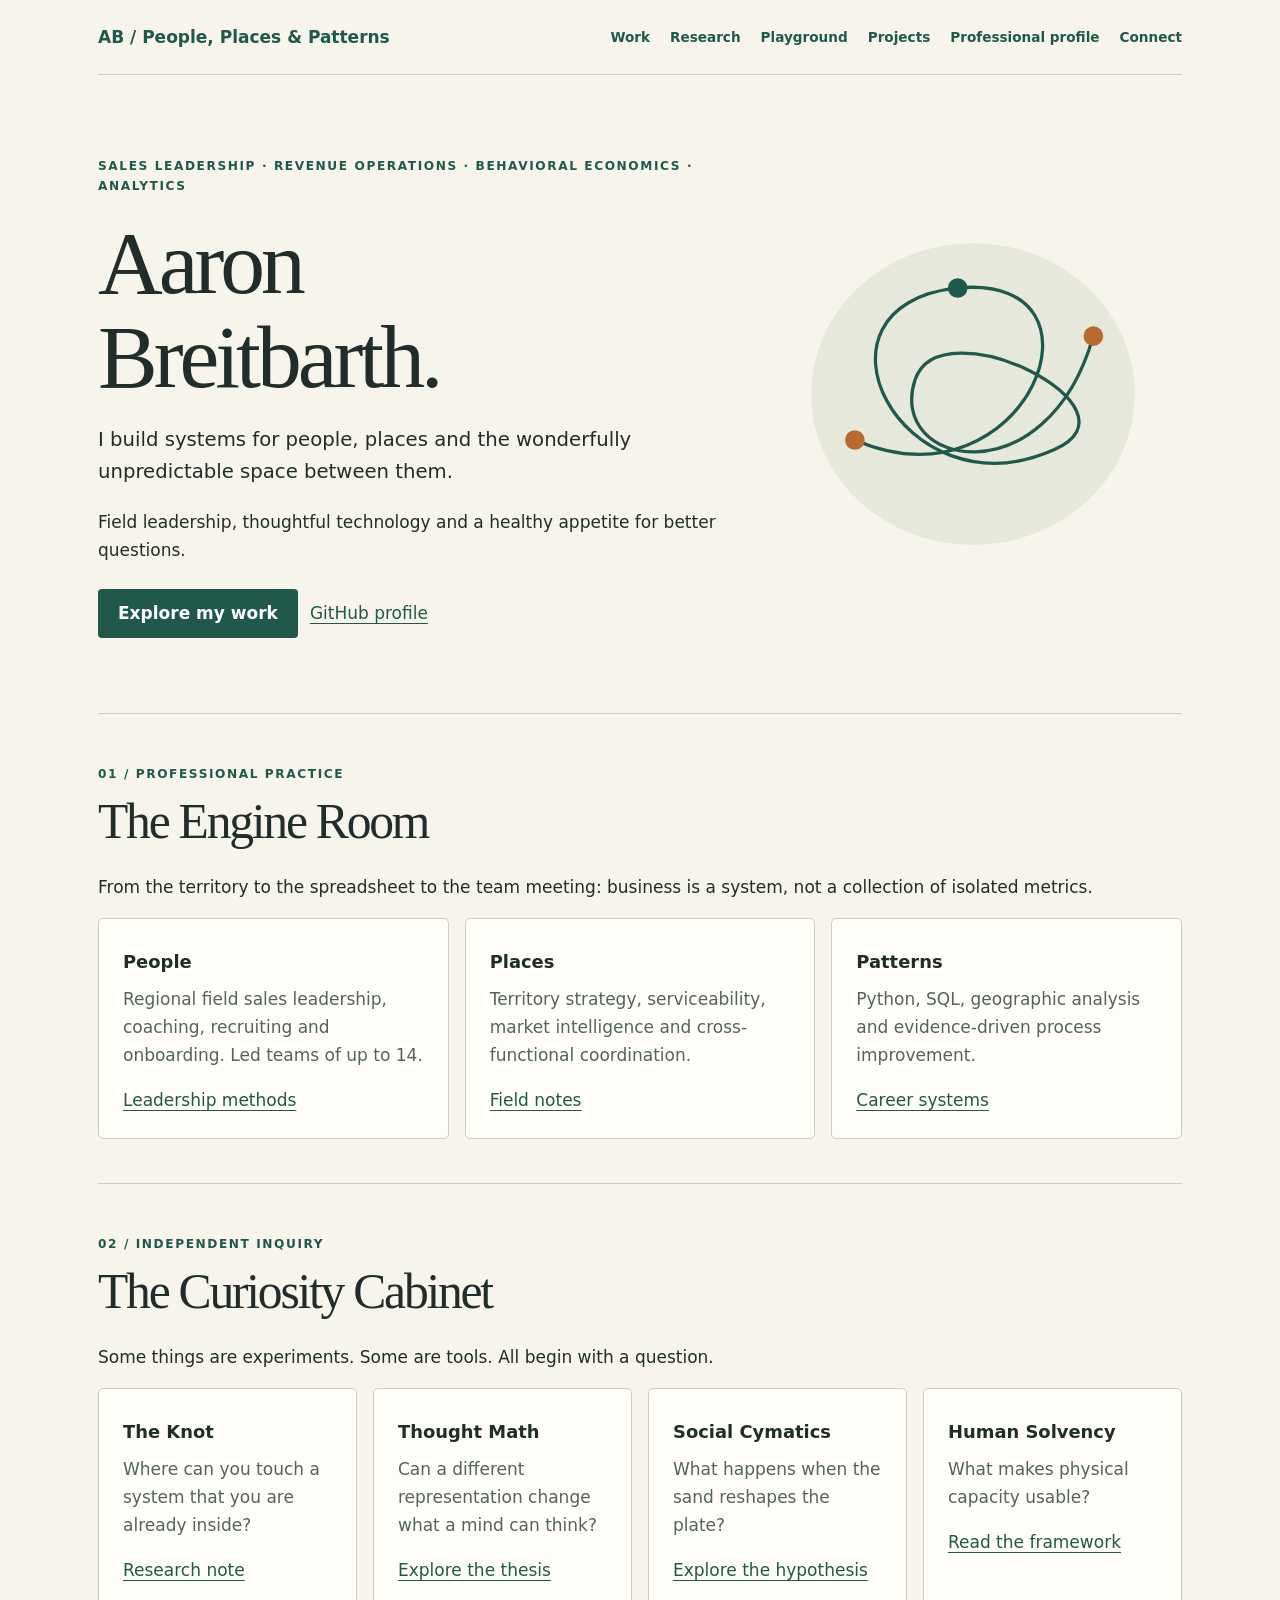
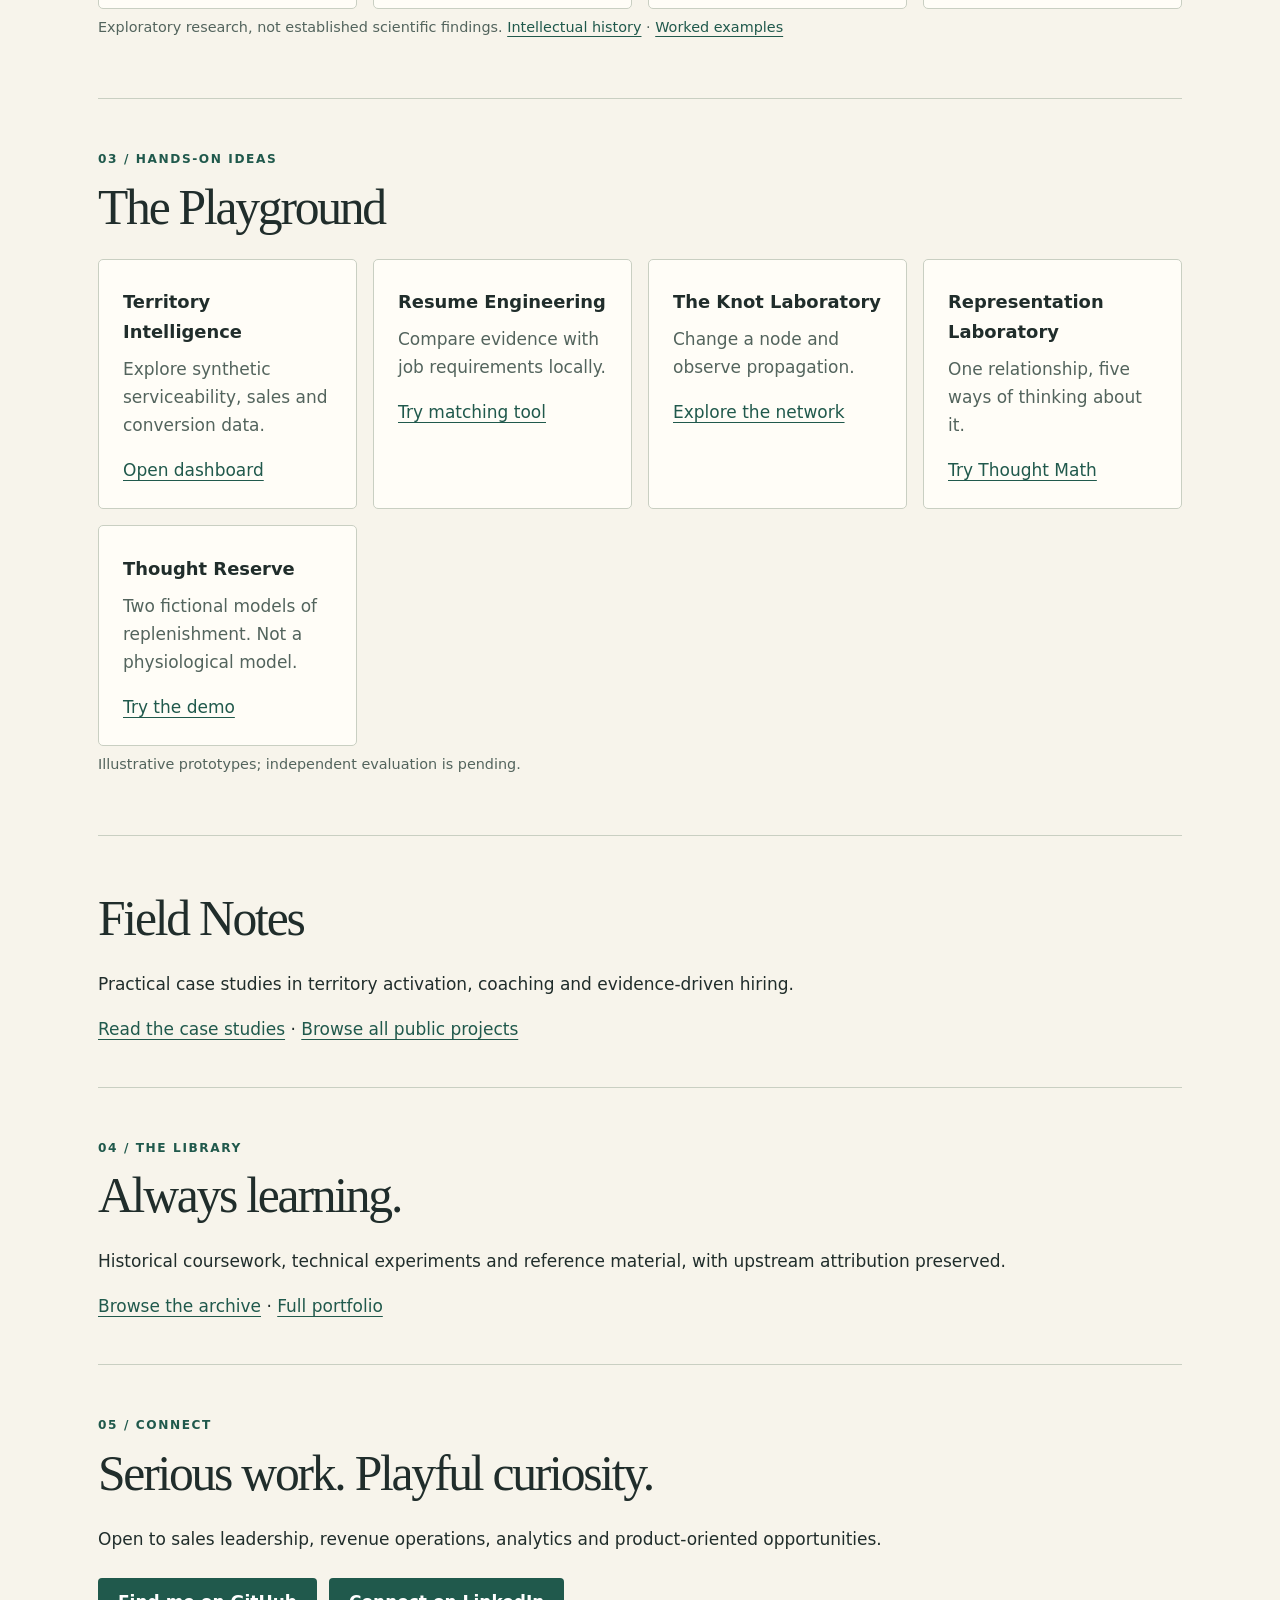
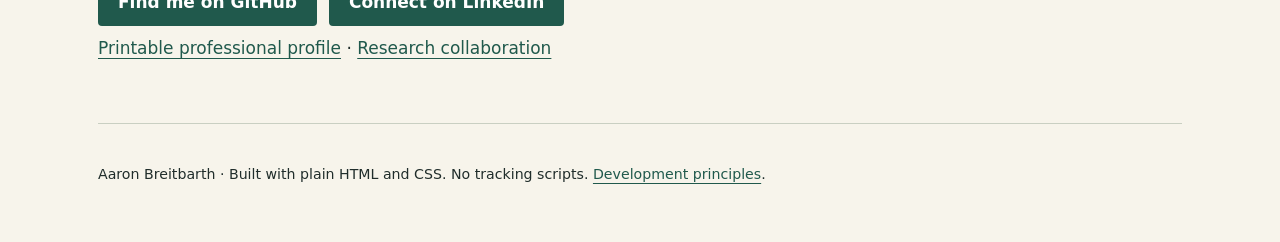
<file: docs/index.html>
<!doctype html>
<html lang="en"><head><meta charset="utf-8"><meta name="viewport" content="width=device-width,initial-scale=1"><meta name="description" content="Aaron Breitbarth — sales leadership, revenue operations, data analytics and independent research."><meta name="theme-color" content="#f7f4eb"><title>Aaron Breitbarth — People, Places & Patterns</title><style>
:root{color-scheme:light;--paper:#f7f4eb;--ink:#202d2b;--muted:#53645d;--green:#20594c;--line:#c9cfc2;--white:#fffdf7}*{box-sizing:border-box}html{scroll-behavior:smooth}body{margin:0;background:var(--paper);color:var(--ink);font:17px/1.65 system-ui,sans-serif}a{color:var(--green);text-underline-offset:4px}a:focus-visible{outline:3px solid #b86a31;outline-offset:4px}.wrap{max-width:1140px;margin:auto;padding:0 28px}nav{display:flex;justify-content:space-between;gap:16px;align-items:center;padding:23px 0;border-bottom:1px solid var(--line);flex-wrap:wrap}nav a{text-decoration:none;font-weight:650}nav div{display:flex;gap:20px;flex-wrap:wrap;font-size:.85rem}.hero{display:grid;grid-template-columns:1.5fr 1fr;gap:40px;align-items:center;padding:75px 0}.eyebrow{font-size:.76rem;letter-spacing:.13em;text-transform:uppercase;font-weight:750;color:var(--green)}h1,h2{font-family:Georgia,serif;letter-spacing:-.045em;line-height:1.05;font-weight:500}h1{font-size:clamp(3rem,7vw,6rem);margin:.22em 0}h2{font-size:clamp(2rem,4vw,3.1rem);margin:.25em 0 .5em}h3{font-size:1.12rem;margin:.2em 0}p{margin:.5em 0 1em}.lead{font-size:1.23rem;max-width:640px}.button{display:inline-block;background:var(--green);color:white;padding:10px 20px;border-radius:4px;text-decoration:none;font-weight:650;margin:8px 12px 0 0}.hero-art{max-width:350px;width:100%;justify-self:center}.grid{display:grid;grid-template-columns:repeat(auto-fit,minmax(225px,1fr));gap:16px}.tile{padding:24px;background:var(--white);border:1px solid var(--line);border-radius:5px}.tile p{color:var(--muted)}section{padding:44px 0;border-top:1px solid var(--line)}.number{font-size:.8rem;letter-spacing:.1em;color:var(--muted)}.note{color:var(--muted);font-size:.9rem}footer{border-top:1px solid var(--line);padding:35px 0 55px}@media(max-width:660px){.hero{grid-template-columns:1fr;padding:45px 0;gap:18px}.hero-art{max-width:200px;justify-self:start}.wrap{padding:0 20px}}@media(prefers-reduced-motion:reduce){html{scroll-behavior:auto}}
</style></head><body><div class="wrap"><nav aria-label="Main"><a href="#">AB / People, Places &amp; Patterns</a><div><a href="#work">Work</a><a href="#research">Research</a><a href="#play">Playground</a><a href="projects/">Projects</a><a href="resume/">Professional profile</a><a href="#contact">Connect</a></div></nav><main><header class="hero"><div><p class="eyebrow">Sales leadership · Revenue operations · Behavioral economics · Analytics</p><h1>Aaron<br>Breitbarth.</h1><p class="lead">I build systems for people, places and the wonderfully unpredictable space between them.</p><p>Field leadership, thoughtful technology and a healthy appetite for better questions.</p><a class="button" href="#work">Explore my work</a><a href="https://github.com/breitbarth">GitHub profile</a></div><svg class="hero-art" viewBox="0 0 320 300" role="img" aria-label="Abstract looping green line connecting three points"><rect x="12" y="12" width="296" height="276" rx="148" fill="#e5e8db"/><path d="M52 192 C209 260 296 39 146 53 C-4 69 94 263 234 201 C322 163 130 68 107 137 C81 216 227 247 270 97" fill="none" stroke="#20594c" stroke-width="3"/><circle cx="52" cy="192" r="9" fill="#b86a31"/><circle cx="146" cy="53" r="9" fill="#20594c"/><circle cx="270" cy="97" r="9" fill="#b86a31"/></svg></header><section id="work"><p class="eyebrow">01 / Professional practice</p><h2>The Engine Room</h2><p>From the territory to the spreadsheet to the team meeting: business is a system, not a collection of isolated metrics.</p><div class="grid"><article class="tile"><h3>People</h3><p>Regional field sales leadership, coaching, recruiting and onboarding. Led teams of up to 14.</p><a href="https://github.com/breitbarth/breitbarth/tree/main/field-notes">Leadership methods</a></article><article class="tile"><h3>Places</h3><p>Territory strategy, serviceability, market intelligence and cross-functional coordination.</p><a href="https://github.com/breitbarth/breitbarth/tree/main/field-notes">Field notes</a></article><article class="tile"><h3>Patterns</h3><p>Python, SQL, geographic analysis and evidence-driven process improvement.</p><a href="https://github.com/breitbarth/breitbarth/tree/main/career">Career systems</a></article></div></section><section id="research"><p class="eyebrow">02 / Independent inquiry</p><h2>The Curiosity Cabinet</h2><p>Some things are experiments. Some are tools. All begin with a question.</p><div class="grid"><article class="tile"><h3>The Knot</h3><p>Where can you touch a system that you are already inside?</p><a href="https://github.com/breitbarth/breitbarth/blob/main/research/the-knot.md">Research note</a></article><article class="tile"><h3>Thought Math</h3><p>Can a different representation change what a mind can think?</p><a href="https://github.com/breitbarth/breitbarth/tree/main/thought-math">Explore the thesis</a></article><article class="tile"><h3>Social Cymatics</h3><p>What happens when the sand reshapes the plate?</p><a href="https://github.com/breitbarth/breitbarth/blob/main/research/social-cymatics.md">Explore the hypothesis</a></article><article class="tile"><h3>Human Solvency</h3><p>What makes physical capacity usable?</p><a href="https://github.com/breitbarth/breitbarth/blob/main/research/human-solvency.md">Read the framework</a></article></div><p class="note">Exploratory research, not established scientific findings. <a href="https://github.com/breitbarth/breitbarth/blob/main/research/INTELLECTUAL_HISTORY.md">Intellectual history</a> · <a href="https://github.com/breitbarth/breitbarth/blob/main/research/EXAMPLES.md">Worked examples</a></p></section><section id="play"><p class="eyebrow">03 / Hands-on ideas</p><h2>The Playground</h2><div class="grid"><article class="tile"><h3>Territory Intelligence</h3><p>Explore synthetic serviceability, sales and conversion data.</p><a href="lab/territory.html">Open dashboard</a></article><article class="tile"><h3>Resume Engineering</h3><p>Compare evidence with job requirements locally.</p><a href="lab/resume.html">Try matching tool</a></article><article class="tile"><h3>The Knot Laboratory</h3><p>Change a node and observe propagation.</p><a href="lab/knot.html">Explore the network</a></article><article class="tile"><h3>Representation Laboratory</h3><p>One relationship, five ways of thinking about it.</p><a href="lab/representation.html">Try Thought Math</a></article><article class="tile"><h3>Thought Reserve</h3><p>Two fictional models of replenishment. Not a physiological model.</p><a href="lab/reserve.html">Try the demo</a></article></div><p class="note">Illustrative prototypes; independent evaluation is pending.</p></section><section><h2>Field Notes</h2><p>Practical case studies in territory activation, coaching and evidence-driven hiring.</p><a href="field-notes/">Read the case studies</a> · <a href="projects/">Browse all public projects</a></section><section><p class="eyebrow">04 / The Library</p><h2>Always learning.</h2><p>Historical coursework, technical experiments and reference material, with upstream attribution preserved.</p><a href="https://github.com/breitbarth/busywork">Browse the archive</a> · <a href="https://github.com/breitbarth/breitbarth/blob/main/PORTFOLIO.md">Full portfolio</a></section><section id="contact"><p class="eyebrow">05 / Connect</p><h2>Serious work. Playful curiosity.</h2><p>Open to sales leadership, revenue operations, analytics and product-oriented opportunities.</p><a class="button" href="https://github.com/breitbarth">Find me on GitHub</a><a class="button" href="https://www.linkedin.com/in/abreitbarth/">Connect on LinkedIn</a><p><a href="resume/">Printable professional profile</a> · <a href="https://github.com/breitbarth/breitbarth/blob/main/CONTRIBUTING.md">Research collaboration</a></p></section></main><footer><small>Aaron Breitbarth · Built with plain HTML and CSS. No tracking scripts. <a href="https://github.com/breitbarth/breitbarth/blob/main/AI_USAGE.md">Development principles</a>.</small></footer></div></body></html>
</file>
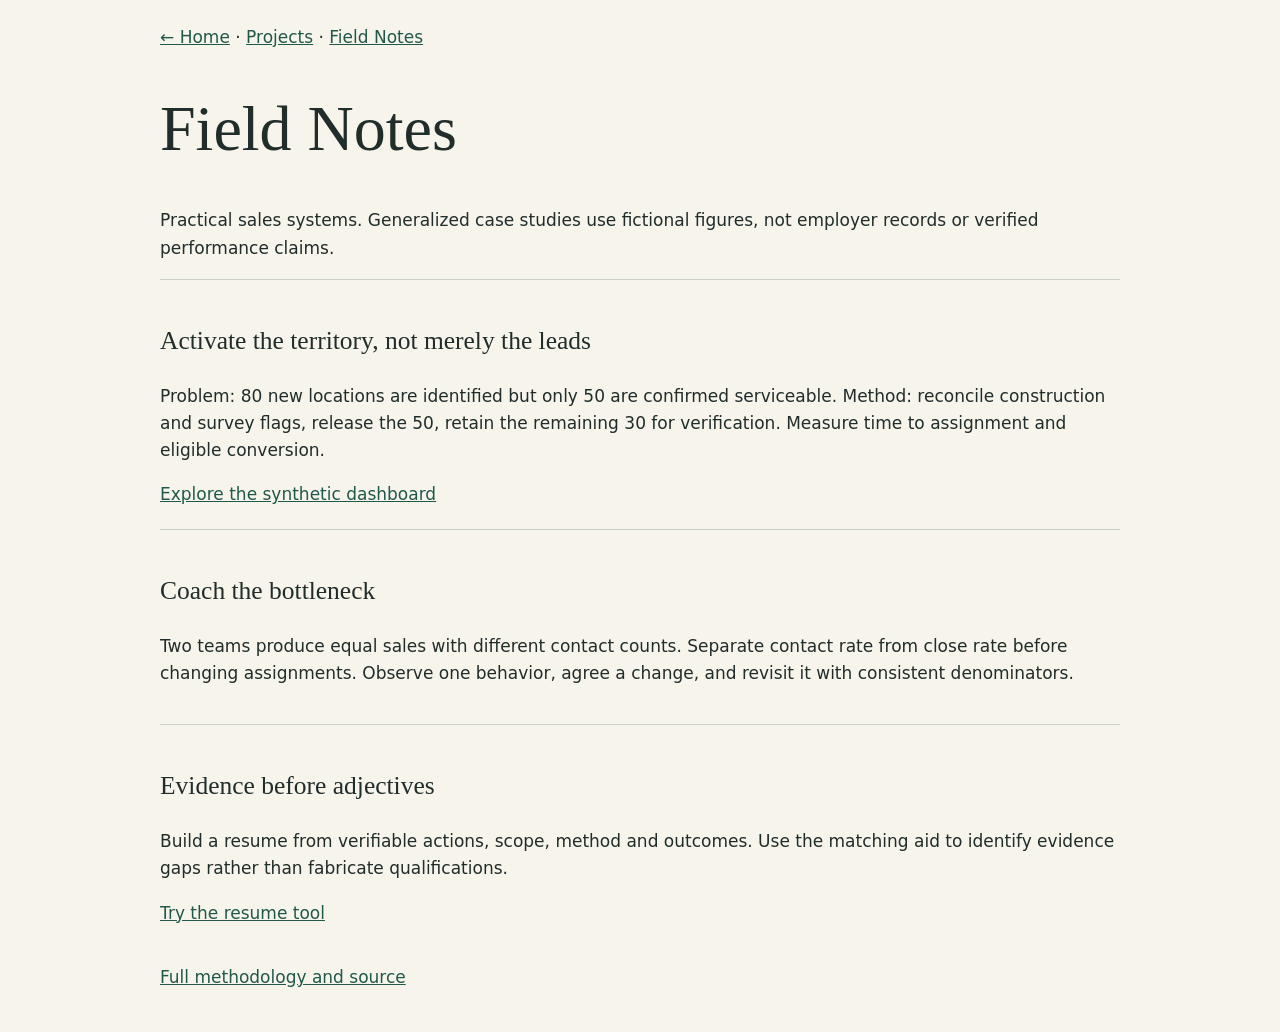
<file: docs/field-notes/index.html>
<!doctype html><html lang="en"><meta charset="utf-8"><meta name="viewport" content="width=device-width,initial-scale=1"><title>Field Notes | Aaron Breitbarth</title><link rel="stylesheet" href="../site.css"><nav><a href="../">← Home</a> · <a href="../projects/">Projects</a> · <a href="../field-notes/">Field Notes</a></nav><main><h1>Field Notes</h1><p>Practical sales systems. Generalized case studies use fictional figures, not employer records or verified performance claims.</p><article><h2>Activate the territory, not merely the leads</h2><p>Problem: 80 new locations are identified but only 50 are confirmed serviceable. Method: reconcile construction and survey flags, release the 50, retain the remaining 30 for verification. Measure time to assignment and eligible conversion.</p><a href="../lab/territory.html">Explore the synthetic dashboard</a></article><article><h2>Coach the bottleneck</h2><p>Two teams produce equal sales with different contact counts. Separate contact rate from close rate before changing assignments. Observe one behavior, agree a change, and revisit it with consistent denominators.</p></article><article><h2>Evidence before adjectives</h2><p>Build a resume from verifiable actions, scope, method and outcomes. Use the matching aid to identify evidence gaps rather than fabricate qualifications.</p><a href="../lab/resume.html">Try the resume tool</a></article><p><a href="https://github.com/breitbarth/breitbarth/tree/main/field-notes">Full methodology and source</a></p></main></html>
</file>
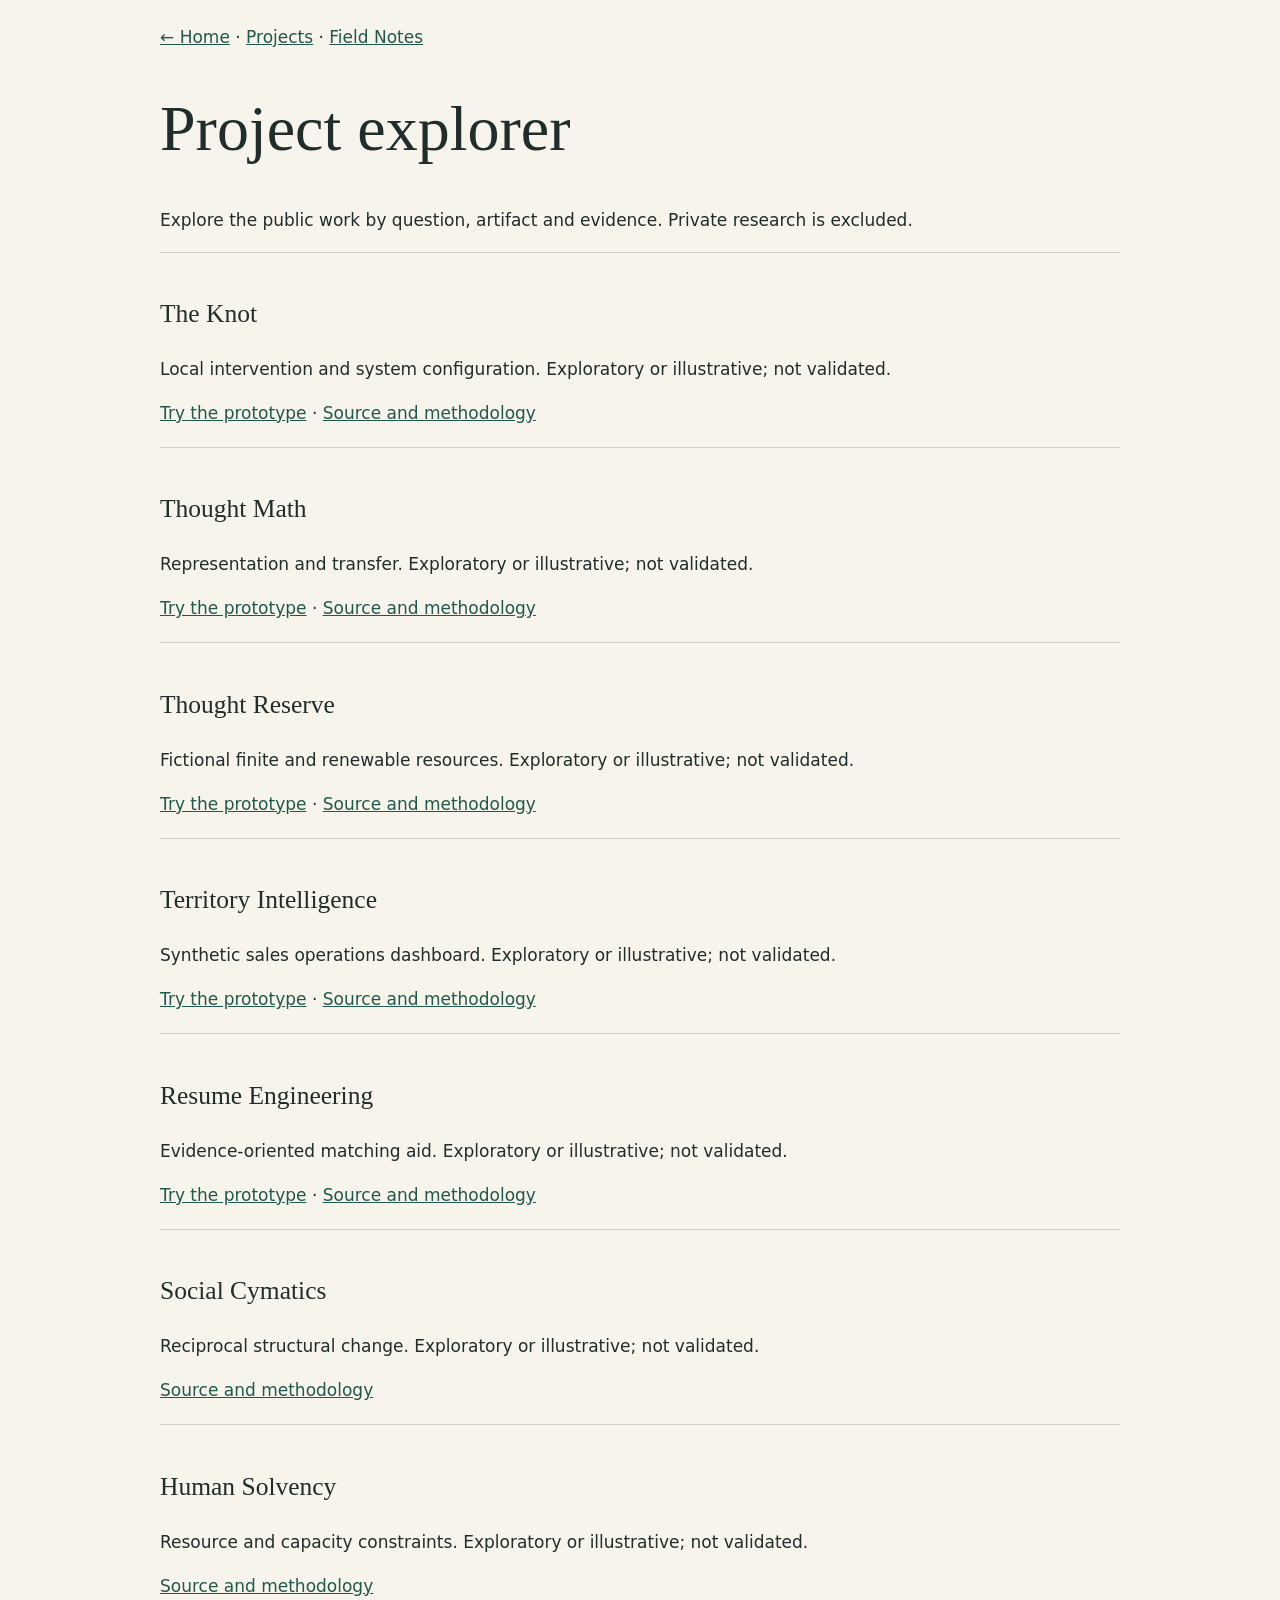
<file: docs/projects/index.html>
<!doctype html><html lang="en"><meta charset="utf-8"><meta name="viewport" content="width=device-width,initial-scale=1"><title>Project explorer | Aaron Breitbarth</title><link rel="stylesheet" href="../site.css"><nav><a href="../">← Home</a> · <a href="../projects/">Projects</a> · <a href="../field-notes/">Field Notes</a></nav><main><h1>Project explorer</h1><p>Explore the public work by question, artifact and evidence. Private research is excluded.</p><article><h2>The Knot</h2><p>Local intervention and system configuration. Exploratory or illustrative; not validated.</p><a href="../lab/knot.html">Try the prototype</a> · <a href="https://github.com/breitbarth/breitbarth/blob/main/research/the-knot.md">Source and methodology</a></article><article><h2>Thought Math</h2><p>Representation and transfer. Exploratory or illustrative; not validated.</p><a href="../lab/representation.html">Try the prototype</a> · <a href="https://github.com/breitbarth/breitbarth/blob/main/thought-math/README.md">Source and methodology</a></article><article><h2>Thought Reserve</h2><p>Fictional finite and renewable resources. Exploratory or illustrative; not validated.</p><a href="../lab/reserve.html">Try the prototype</a> · <a href="https://github.com/breitbarth/breitbarth/blob/main/research/EXAMPLES.md">Source and methodology</a></article><article><h2>Territory Intelligence</h2><p>Synthetic sales operations dashboard. Exploratory or illustrative; not validated.</p><a href="../lab/territory.html">Try the prototype</a> · <a href="https://github.com/breitbarth/breitbarth/blob/main/field-notes/README.md">Source and methodology</a></article><article><h2>Resume Engineering</h2><p>Evidence-oriented matching aid. Exploratory or illustrative; not validated.</p><a href="../lab/resume.html">Try the prototype</a> · <a href="https://github.com/breitbarth/breitbarth/blob/main/career/RESUME_ENGINEERING.md">Source and methodology</a></article><article><h2>Social Cymatics</h2><p>Reciprocal structural change. Exploratory or illustrative; not validated.</p><a href="https://github.com/breitbarth/breitbarth/blob/main/research/social-cymatics.md">Source and methodology</a></article><article><h2>Human Solvency</h2><p>Resource and capacity constraints. Exploratory or illustrative; not validated.</p><a href="https://github.com/breitbarth/breitbarth/blob/main/research/human-solvency.md">Source and methodology</a></article></main></html>
</file>
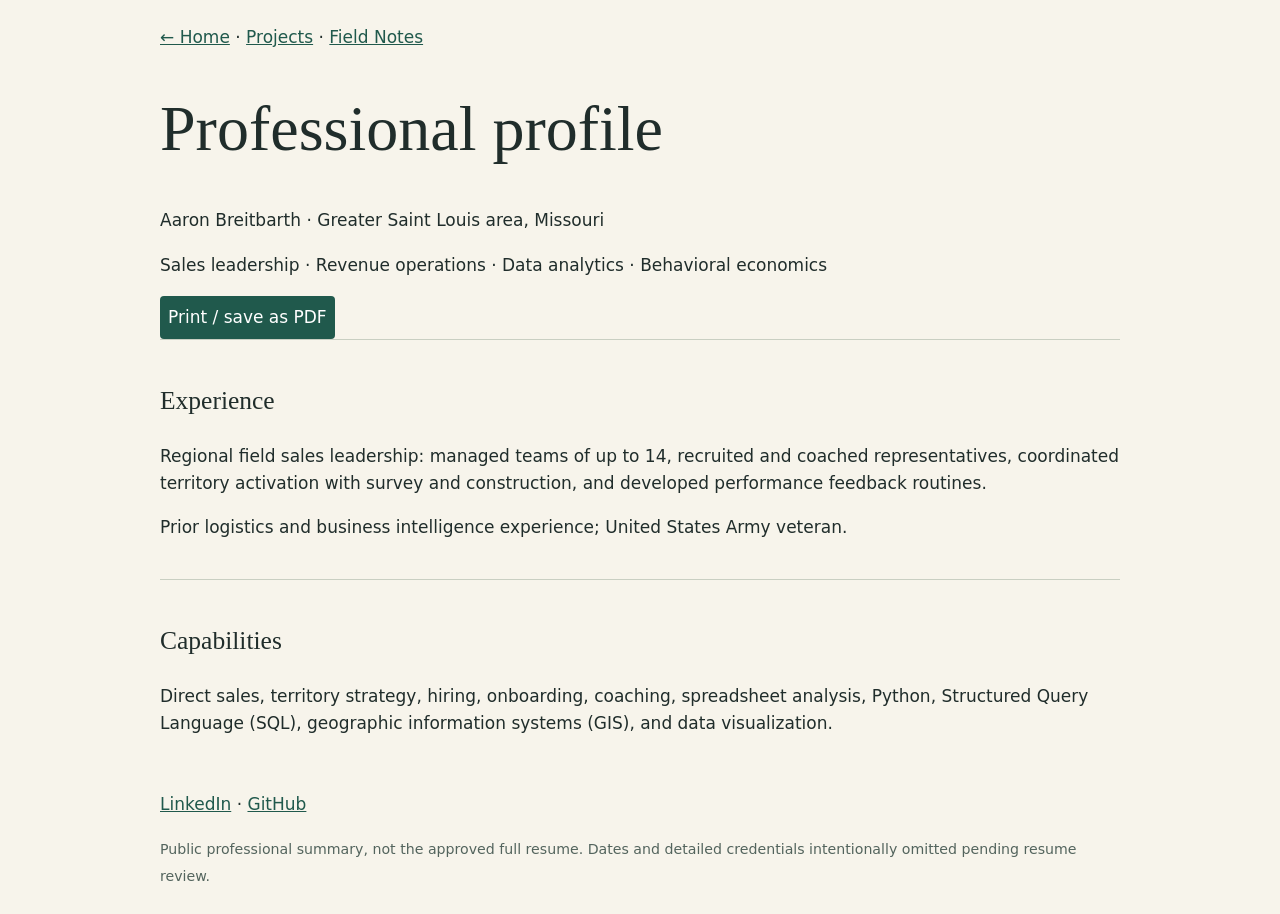
<file: docs/resume/index.html>
<!doctype html><html lang="en"><meta charset="utf-8"><meta name="viewport" content="width=device-width,initial-scale=1"><title>Professional profile | Aaron Breitbarth</title><link rel="stylesheet" href="../site.css"><nav><a href="../">← Home</a> · <a href="../projects/">Projects</a> · <a href="../field-notes/">Field Notes</a></nav><main><h1>Professional profile</h1><p>Aaron Breitbarth · Greater Saint Louis area, Missouri</p><p>Sales leadership · Revenue operations · Data analytics · Behavioral economics</p><button onclick="window.print()">Print / save as PDF</button><section><h2>Experience</h2><p>Regional field sales leadership: managed teams of up to 14, recruited and coached representatives, coordinated territory activation with survey and construction, and developed performance feedback routines.</p><p>Prior logistics and business intelligence experience; United States Army veteran.</p></section><section><h2>Capabilities</h2><p>Direct sales, territory strategy, hiring, onboarding, coaching, spreadsheet analysis, Python, Structured Query Language (SQL), geographic information systems (GIS), and data visualization.</p></section><p><a href="https://www.linkedin.com/in/abreitbarth/">LinkedIn</a> · <a href="https://github.com/breitbarth">GitHub</a></p><small>Public professional summary, not the approved full resume. Dates and detailed credentials intentionally omitted pending resume review.</small></main></html>
</file>
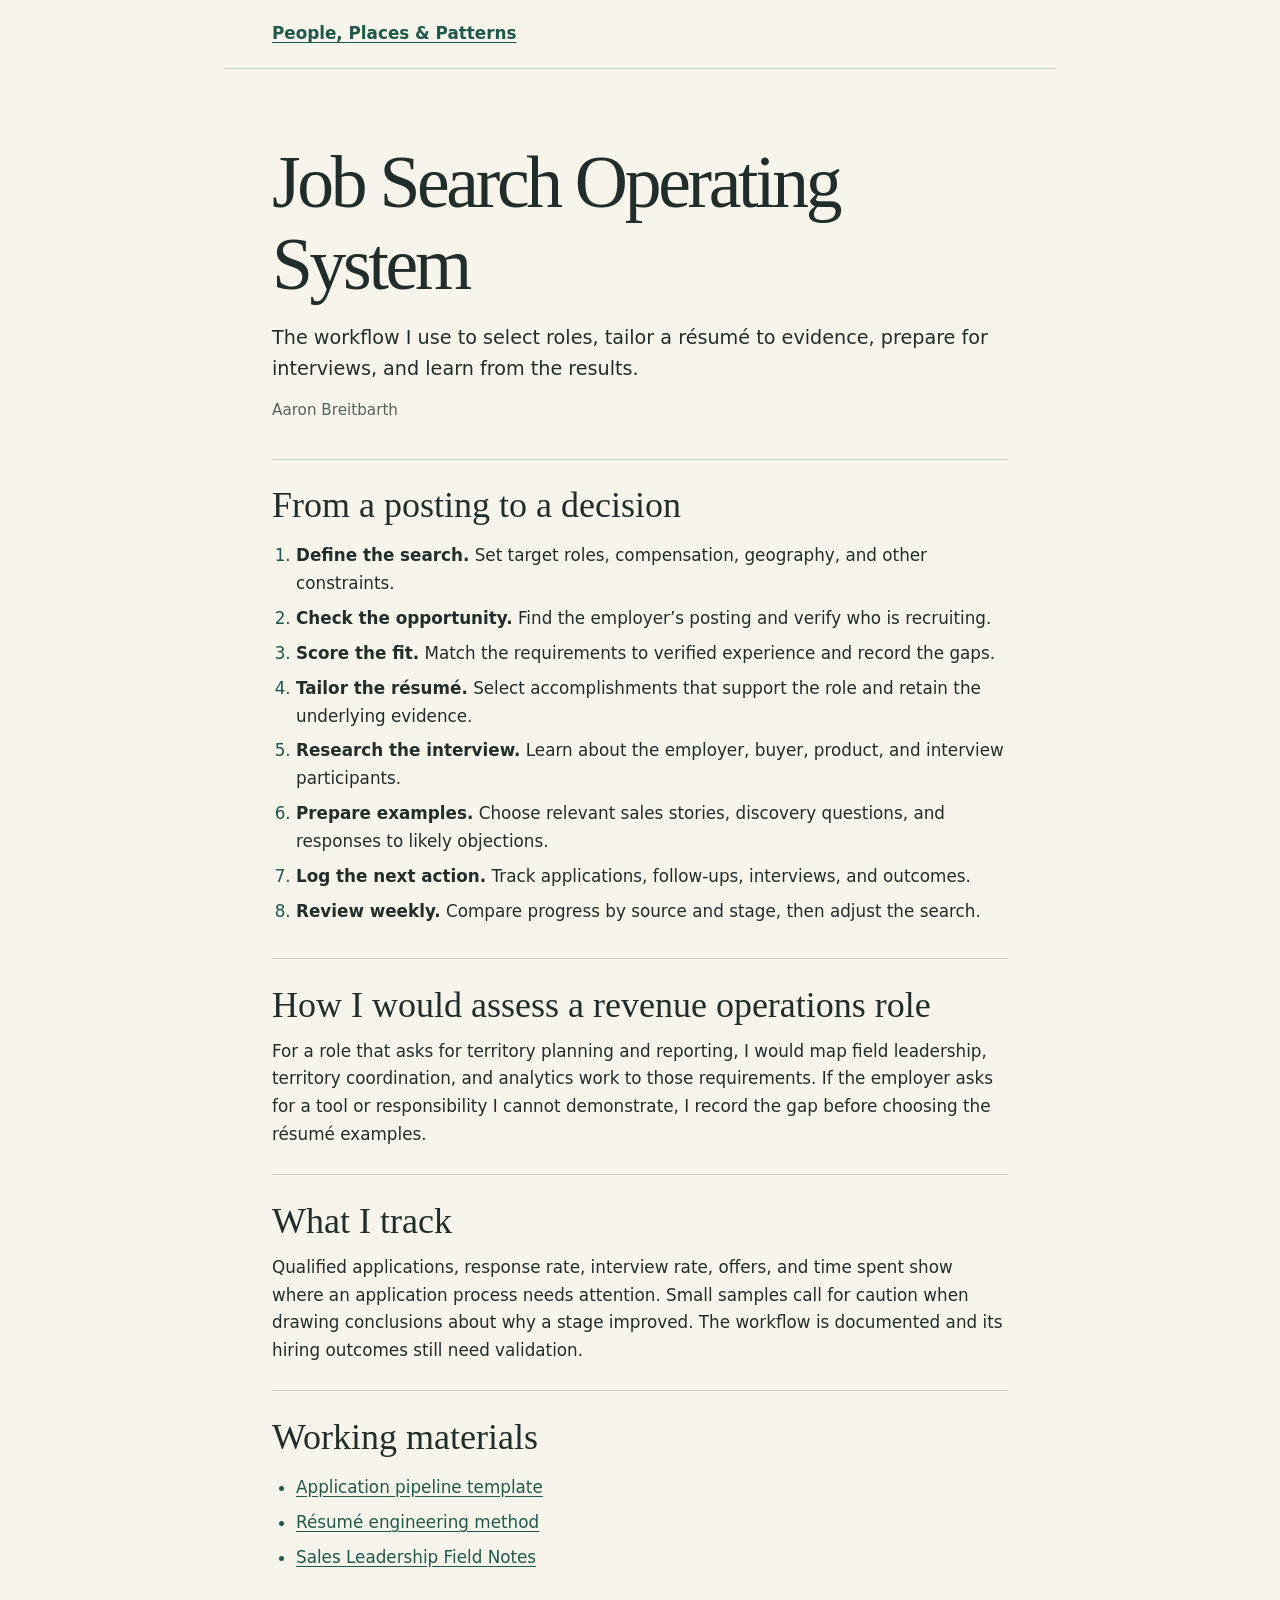
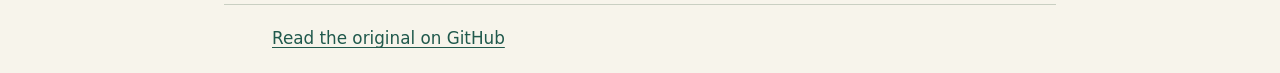
<file: docs/job-search-operating-system.html>
<!doctype html>
<html lang="en">
<head>
  <meta charset="utf-8">
  <meta name="viewport" content="width=device-width, initial-scale=1">
  <title>Job Search Operating System | Aaron Breitbarth</title>
  <meta name="description" content="The workflow I use to select roles, tailor a résumé to evidence, prepare for interviews, and learn from the results.">
  <link rel="canonical" href="https://breitbarth.github.io/breitbarth/job-search-operating-system.html">
  <meta property="og:type" content="article">
  <meta property="og:site_name" content="Aaron Breitbarth">
  <meta property="og:title" content="Job Search Operating System">
  <meta property="og:description" content="The workflow I use to select roles, tailor a résumé to evidence, prepare for interviews, and learn from the results.">
  <meta property="og:url" content="https://breitbarth.github.io/breitbarth/job-search-operating-system.html">
  <link rel="stylesheet" href="work-pages.css">
</head>
<body>
  <nav aria-label="Portfolio"><a href="./">People, Places &amp; Patterns</a></nav>
  <main>
    <header>
      <h1>Job Search Operating System</h1>
      <p>The workflow I use to select roles, tailor a résumé to evidence, prepare for interviews, and learn from the results.</p>
      <p class="byline">Aaron Breitbarth</p>
    </header>
    <section>
      <h2>From a posting to a decision</h2>
      <ol>
        <li><strong>Define the search.</strong> Set target roles, compensation, geography, and other constraints.</li>
        <li><strong>Check the opportunity.</strong> Find the employer’s posting and verify who is recruiting.</li>
        <li><strong>Score the fit.</strong> Match the requirements to verified experience and record the gaps.</li>
        <li><strong>Tailor the résumé.</strong> Select accomplishments that support the role and retain the underlying evidence.</li>
        <li><strong>Research the interview.</strong> Learn about the employer, buyer, product, and interview participants.</li>
        <li><strong>Prepare examples.</strong> Choose relevant sales stories, discovery questions, and responses to likely objections.</li>
        <li><strong>Log the next action.</strong> Track applications, follow-ups, interviews, and outcomes.</li>
        <li><strong>Review weekly.</strong> Compare progress by source and stage, then adjust the search.</li>
      </ol>
    </section>

    <section>
      <h2>How I would assess a revenue operations role</h2>
      <p>For a role that asks for territory planning and reporting, I would map field leadership, territory coordination, and analytics work to those requirements. If the employer asks for a tool or responsibility I cannot demonstrate, I record the gap before choosing the résumé examples.</p>
    </section>

    <section>
      <h2>What I track</h2>
      <p>Qualified applications, response rate, interview rate, offers, and time spent show where an application process needs attention. Small samples call for caution when drawing conclusions about why a stage improved. The workflow is documented and its hiring outcomes still need validation.</p>
    </section>

    <section>
      <h2>Working materials</h2>
      <ul>
        <li><a href="https://github.com/breitbarth/breitbarth/blob/main/career/pipeline.csv">Application pipeline template</a></li>
        <li><a href="https://github.com/breitbarth/breitbarth/blob/main/career/RESUME_ENGINEERING.md">Résumé engineering method</a></li>
        <li><a href="sales-leadership-field-notes.html">Sales Leadership Field Notes</a></li>
      </ul>
    </section>
  </main>
  <footer><a href="https://github.com/breitbarth/breitbarth/blob/main/career/README.md">Read the original on GitHub</a></footer>
</body>
</html>
</file>
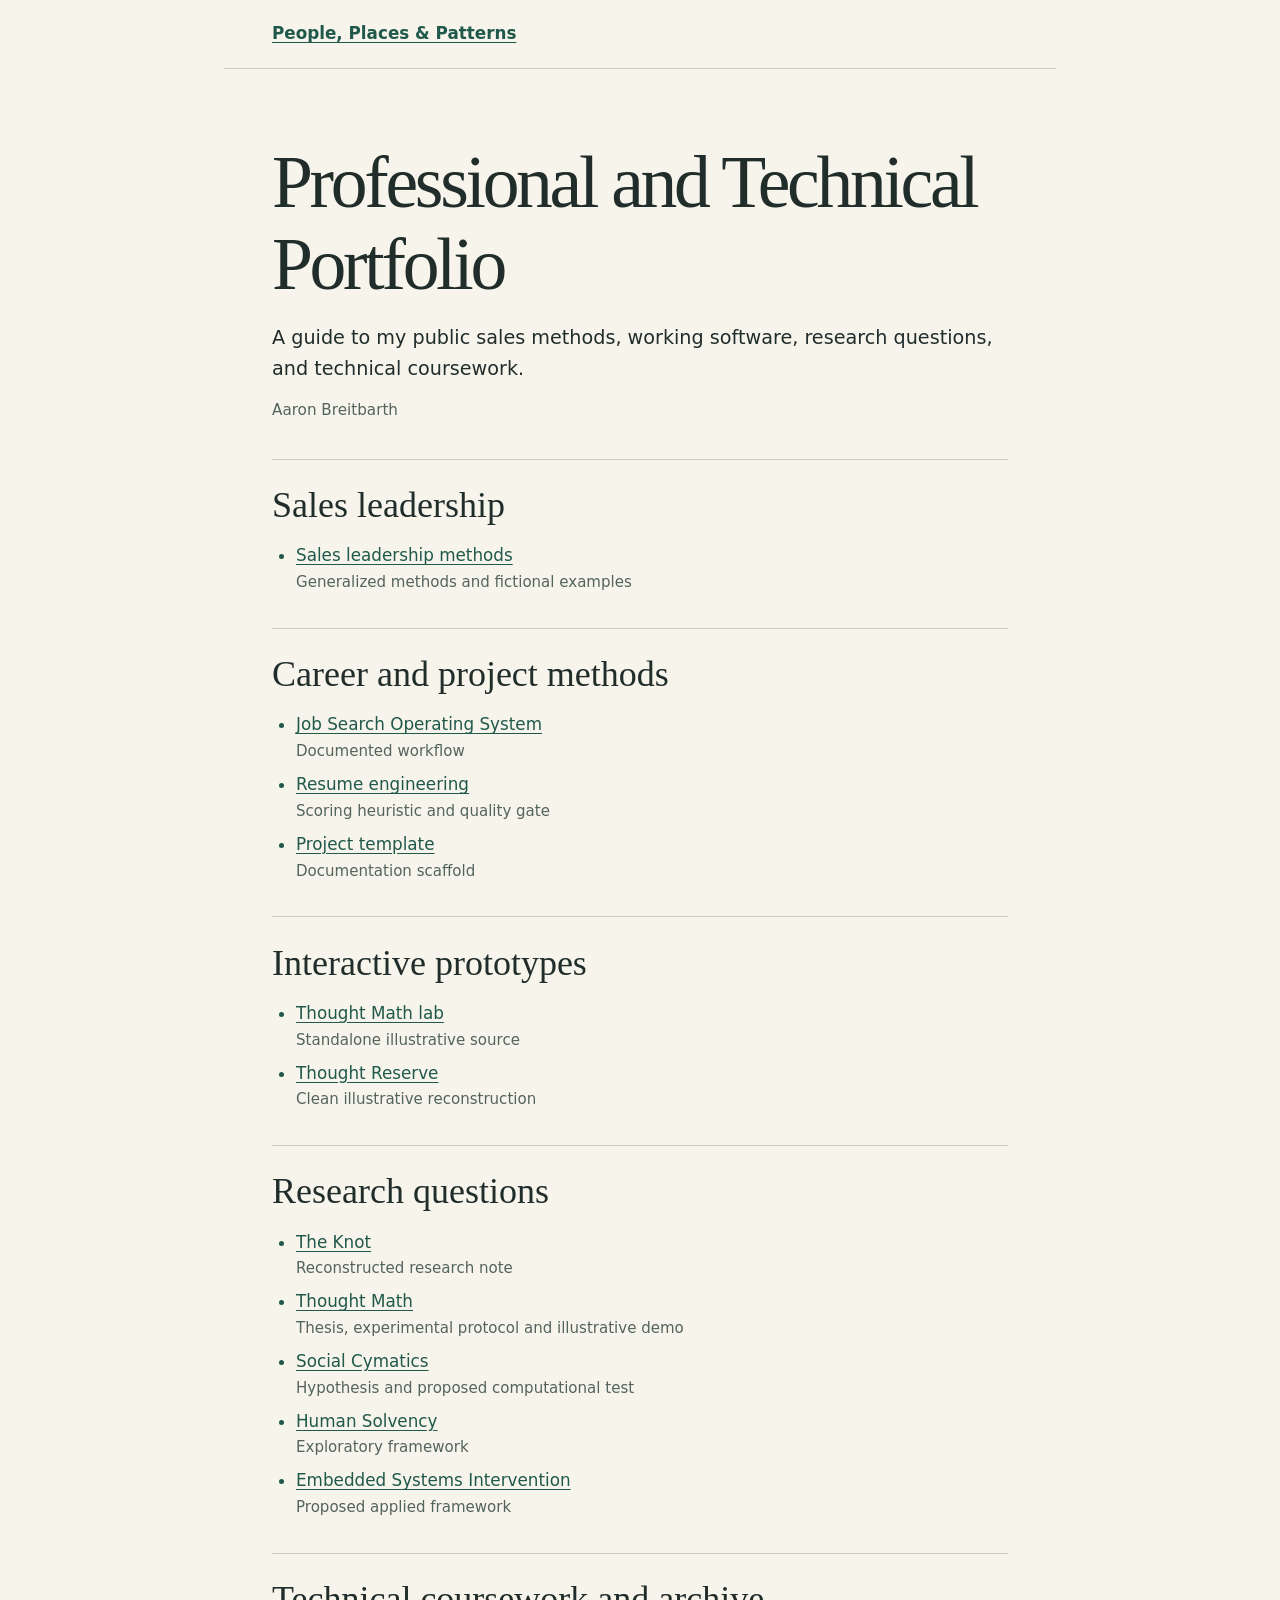
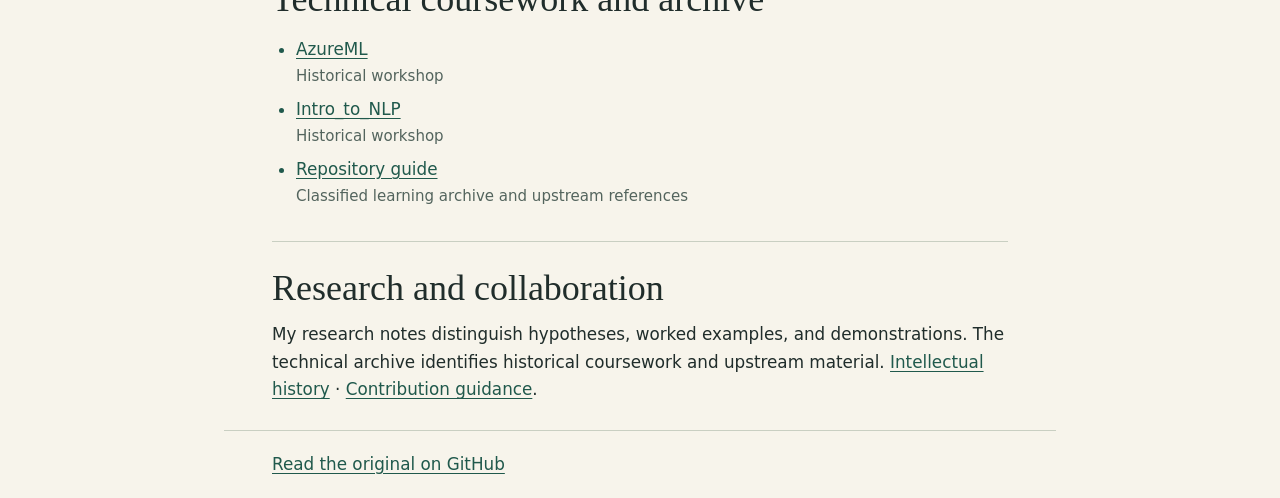
<file: docs/professional-portfolio.html>
<!doctype html>
<html lang="en">
<head>
  <meta charset="utf-8">
  <meta name="viewport" content="width=device-width, initial-scale=1">
  <title>Professional and Technical Portfolio | Aaron Breitbarth</title>
  <meta name="description" content="A guide to my public sales methods, working software, research questions, and technical coursework.">
  <link rel="canonical" href="https://breitbarth.github.io/breitbarth/professional-portfolio.html">
  <meta property="og:type" content="article">
  <meta property="og:site_name" content="Aaron Breitbarth">
  <meta property="og:title" content="Professional and Technical Portfolio">
  <meta property="og:description" content="A guide to my public sales methods, working software, research questions, and technical coursework.">
  <meta property="og:url" content="https://breitbarth.github.io/breitbarth/professional-portfolio.html">
  <link rel="stylesheet" href="work-pages.css">
</head>
<body>
  <nav aria-label="Portfolio"><a href="./">People, Places &amp; Patterns</a></nav>
  <main>
    <header>
      <h1>Professional and Technical Portfolio</h1>
      <p>A guide to my public sales methods, working software, research questions, and technical coursework.</p>
      <p class="byline">Aaron Breitbarth</p>
    </header>
    <section>
      <h2>Sales leadership</h2>
      <ul>
        <li><a href="sales-leadership-field-notes.html">Sales leadership methods</a><span class="detail">Generalized methods and fictional examples</span></li>
      </ul>
    </section>

    <section>
      <h2>Career and project methods</h2>
      <ul>
        <li><a href="job-search-operating-system.html">Job Search Operating System</a><span class="detail">Documented workflow</span></li>
        <li><a href="https://github.com/breitbarth/breitbarth/blob/main/career/RESUME_ENGINEERING.md">Resume engineering</a><span class="detail">Scoring heuristic and quality gate</span></li>
        <li><a href="https://github.com/breitbarth/breitbarth/blob/main/templates/README.md">Project template</a><span class="detail">Documentation scaffold</span></li>
      </ul>
    </section>

    <section>
      <h2>Interactive prototypes</h2>
      <ul>
        <li><a href="lab/representation.html">Thought Math lab</a><span class="detail">Standalone illustrative source</span></li>
        <li><a href="lab/reserve.html">Thought Reserve</a><span class="detail">Clean illustrative reconstruction</span></li>
      </ul>
    </section>

    <section>
      <h2>Research questions</h2>
      <ul>
        <li><a href="https://github.com/breitbarth/breitbarth/blob/main/research/the-knot.md">The Knot</a><span class="detail">Reconstructed research note</span></li>
        <li><a href="https://github.com/breitbarth/breitbarth/blob/main/thought-math/README.md">Thought Math</a><span class="detail">Thesis, experimental protocol and illustrative demo</span></li>
        <li><a href="https://github.com/breitbarth/breitbarth/blob/main/research/social-cymatics.md">Social Cymatics</a><span class="detail">Hypothesis and proposed computational test</span></li>
        <li><a href="https://github.com/breitbarth/breitbarth/blob/main/research/human-solvency.md">Human Solvency</a><span class="detail">Exploratory framework</span></li>
        <li><a href="https://github.com/breitbarth/breitbarth/blob/main/research/embedded-systems-intervention.md">Embedded Systems Intervention</a><span class="detail">Proposed applied framework</span></li>
      </ul>
    </section>

    <section>
      <h2>Technical coursework and archive</h2>
      <ul>
        <li><a href="https://github.com/breitbarth/AzureML">AzureML</a><span class="detail">Historical workshop</span></li>
        <li><a href="https://github.com/breitbarth/Intro_to_NLP">Intro_to_NLP</a><span class="detail">Historical workshop</span></li>
        <li><a href="https://github.com/breitbarth/busywork">Repository guide</a><span class="detail">Classified learning archive and upstream references</span></li>
      </ul>
    </section>

    <section>
      <h2>Research and collaboration</h2>
      <p>My research notes distinguish hypotheses, worked examples, and demonstrations. The technical archive identifies historical coursework and upstream material. <a href="https://github.com/breitbarth/breitbarth/blob/main/research/INTELLECTUAL_HISTORY.md">Intellectual history</a> · <a href="https://github.com/breitbarth/breitbarth/blob/main/CONTRIBUTING.md">Contribution guidance</a>.</p>
    </section>
  </main>
  <footer><a href="https://github.com/breitbarth/breitbarth/blob/main/PORTFOLIO.md">Read the original on GitHub</a></footer>
</body>
</html>
</file>
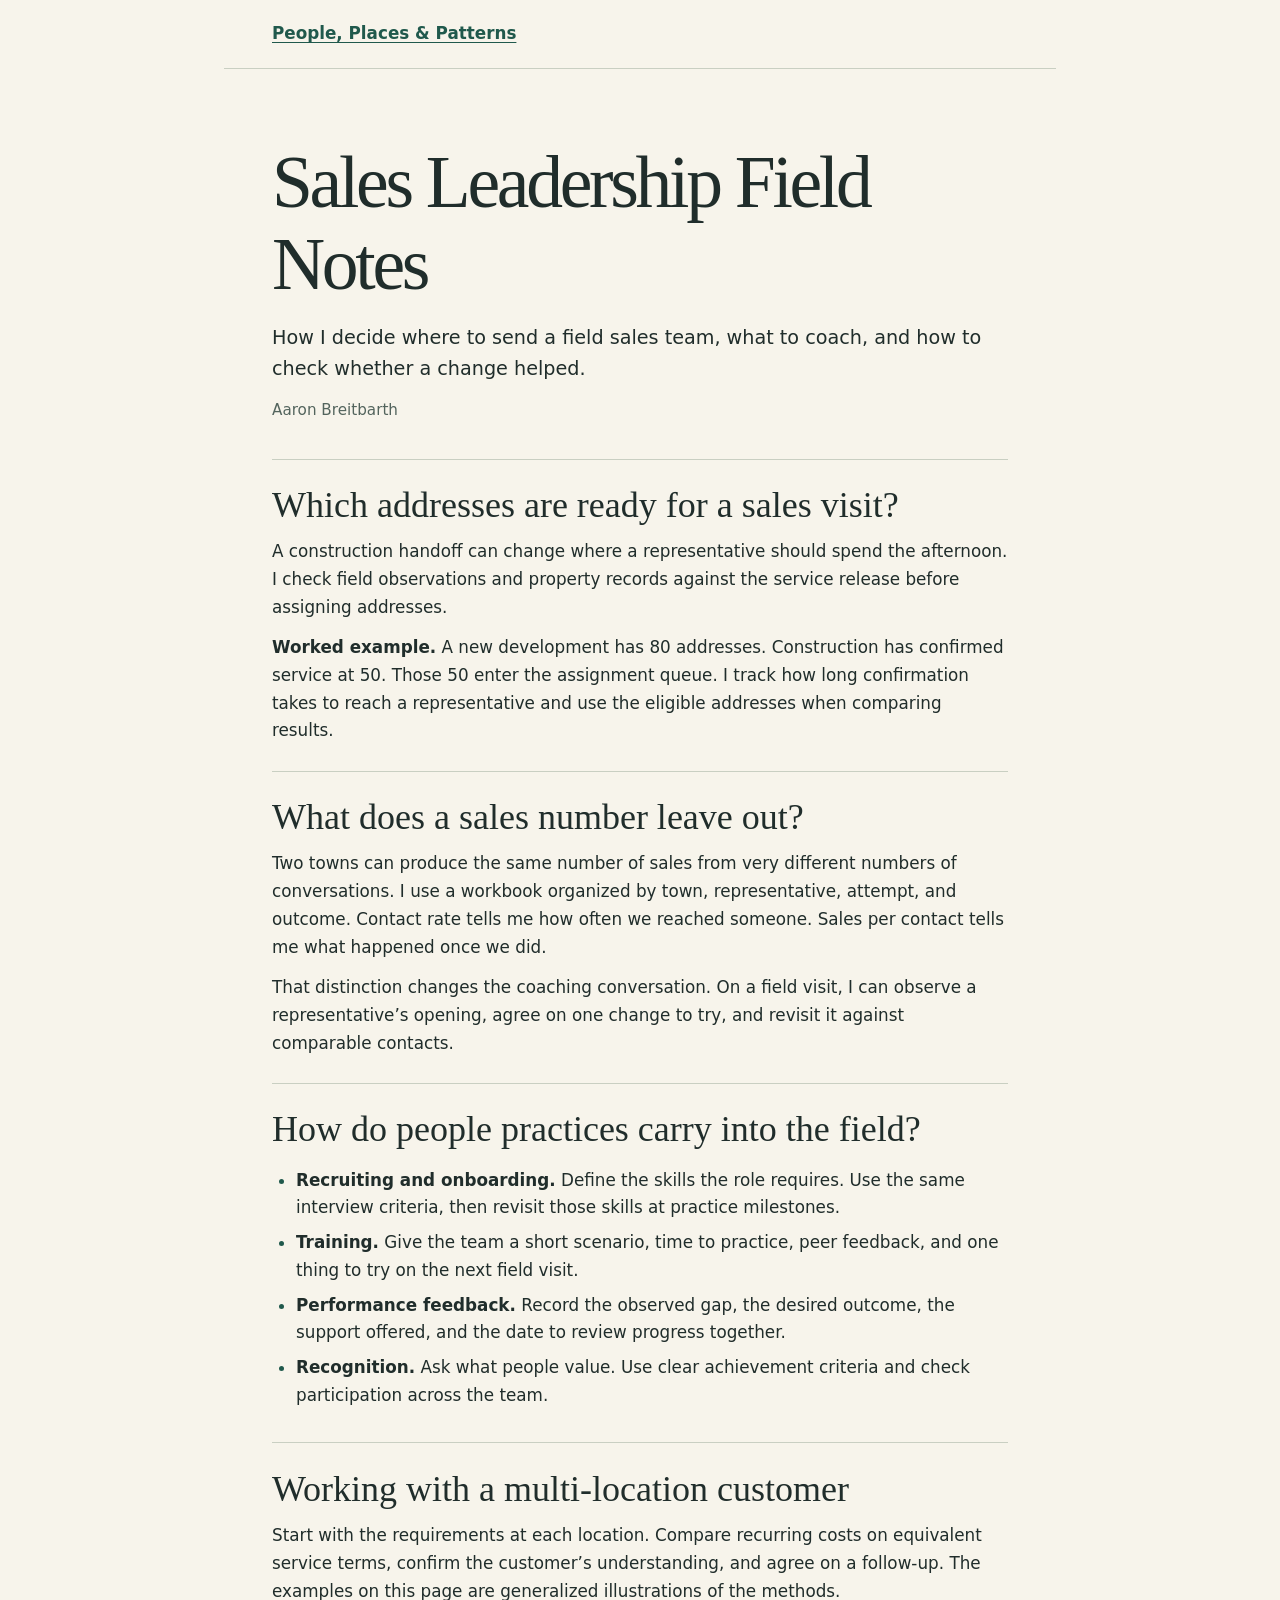
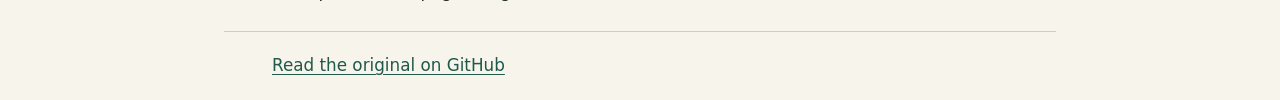
<file: docs/sales-leadership-field-notes.html>
<!doctype html>
<html lang="en">
<head>
  <meta charset="utf-8">
  <meta name="viewport" content="width=device-width, initial-scale=1">
  <title>Sales Leadership Field Notes | Aaron Breitbarth</title>
  <meta name="description" content="How I decide where to send a field sales team, what to coach, and how to check whether a change helped.">
  <link rel="canonical" href="https://breitbarth.github.io/breitbarth/sales-leadership-field-notes.html">
  <meta property="og:type" content="article">
  <meta property="og:site_name" content="Aaron Breitbarth">
  <meta property="og:title" content="Sales Leadership Field Notes">
  <meta property="og:description" content="How I decide where to send a field sales team, what to coach, and how to check whether a change helped.">
  <meta property="og:url" content="https://breitbarth.github.io/breitbarth/sales-leadership-field-notes.html">
  <link rel="stylesheet" href="work-pages.css">
</head>
<body>
  <nav aria-label="Portfolio"><a href="./">People, Places &amp; Patterns</a></nav>
  <main>
    <header>
      <h1>Sales Leadership Field Notes</h1>
      <p>How I decide where to send a field sales team, what to coach, and how to check whether a change helped.</p>
      <p class="byline">Aaron Breitbarth</p>
    </header>
    <section>
      <h2>Which addresses are ready for a sales visit?</h2>
      <p>A construction handoff can change where a representative should spend the afternoon. I check field observations and property records against the service release before assigning addresses.</p>
      <p><strong>Worked example.</strong> A new development has 80 addresses. Construction has confirmed service at 50. Those 50 enter the assignment queue. I track how long confirmation takes to reach a representative and use the eligible addresses when comparing results.</p>
    </section>

    <section>
      <h2>What does a sales number leave out?</h2>
      <p>Two towns can produce the same number of sales from very different numbers of conversations. I use a workbook organized by town, representative, attempt, and outcome. Contact rate tells me how often we reached someone. Sales per contact tells me what happened once we did.</p>
      <p>That distinction changes the coaching conversation. On a field visit, I can observe a representative’s opening, agree on one change to try, and revisit it against comparable contacts.</p>
    </section>

    <section>
      <h2>How do people practices carry into the field?</h2>
      <ul>
        <li><strong>Recruiting and onboarding.</strong> Define the skills the role requires. Use the same interview criteria, then revisit those skills at practice milestones.</li>
        <li><strong>Training.</strong> Give the team a short scenario, time to practice, peer feedback, and one thing to try on the next field visit.</li>
        <li><strong>Performance feedback.</strong> Record the observed gap, the desired outcome, the support offered, and the date to review progress together.</li>
        <li><strong>Recognition.</strong> Ask what people value. Use clear achievement criteria and check participation across the team.</li>
      </ul>
    </section>

    <section>
      <h2>Working with a multi-location customer</h2>
      <p>Start with the requirements at each location. Compare recurring costs on equivalent service terms, confirm the customer’s understanding, and agree on a follow-up. The examples on this page are generalized illustrations of the methods.</p>
    </section>
  </main>
  <footer><a href="https://github.com/breitbarth/breitbarth/blob/main/field-notes/README.md">Read the original on GitHub</a></footer>
</body>
</html>
</file>
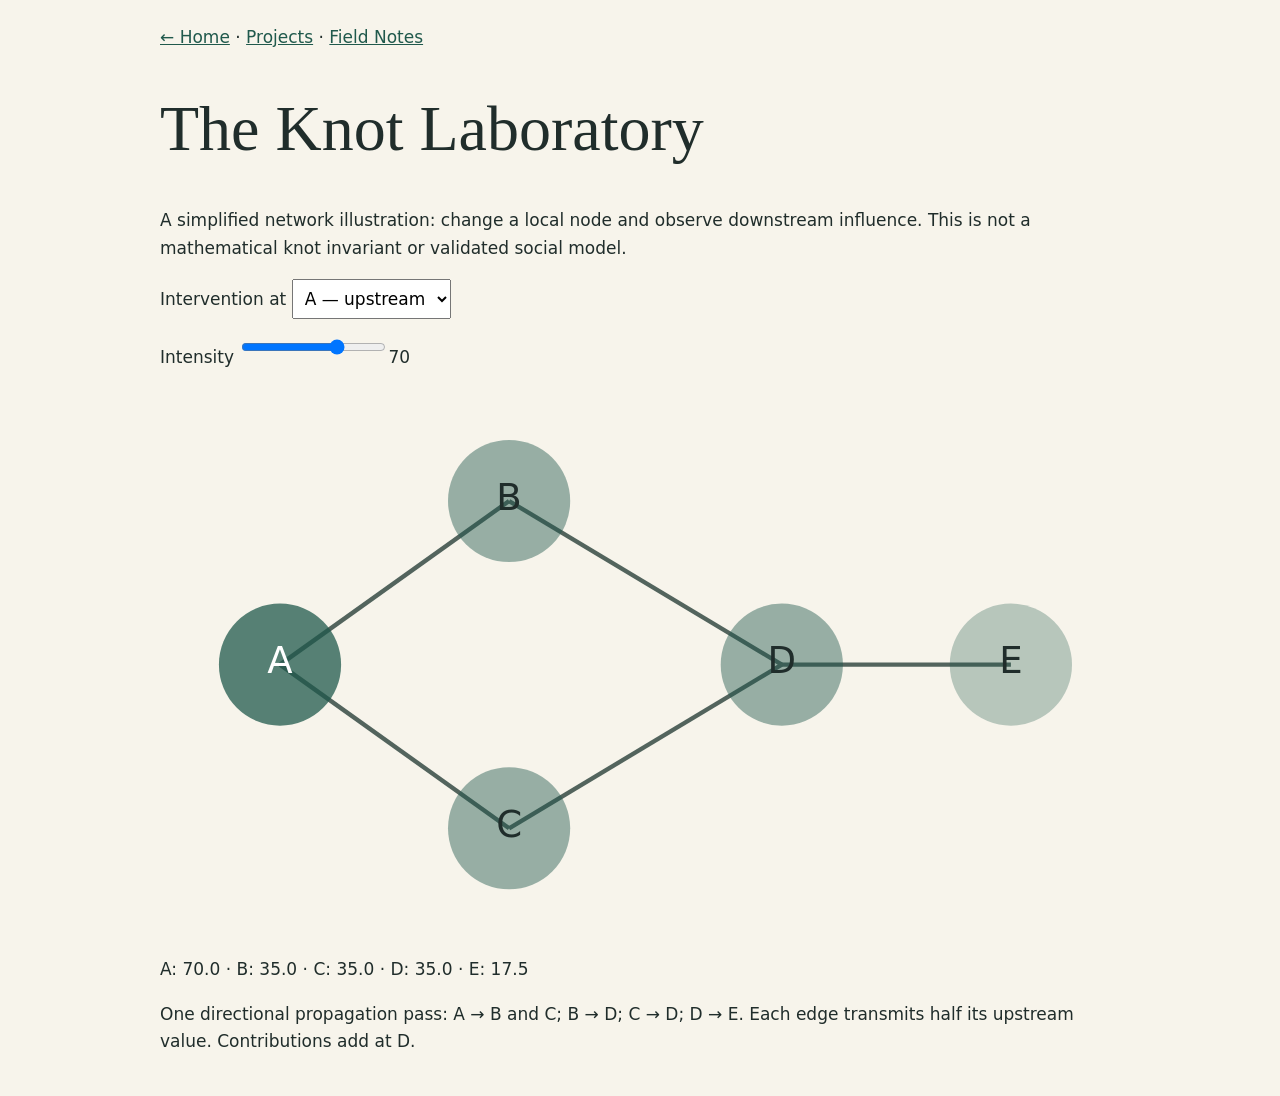
<file: docs/lab/knot.html>
<!doctype html><html lang="en"><meta charset="utf-8"><meta name="viewport" content="width=device-width,initial-scale=1"><title>The Knot Laboratory | Aaron Breitbarth</title><link rel="stylesheet" href="../site.css"><nav><a href="../">← Home</a> · <a href="../projects/">Projects</a> · <a href="../field-notes/">Field Notes</a></nav><main><h1>The Knot Laboratory</h1><p>A simplified network illustration: change a local node and observe downstream influence. This is not a mathematical knot invariant or validated social model.</p><label>Intervention at <select id="node"><option value="0">A — upstream</option><option value="1">B — bridge</option><option value="2">C — branch</option></select></label><label>Intensity <input id="level" type="range" min="0" max="100" value="70"><output id="levelout">70</output></label><svg viewBox="0 0 440 260" role="img" aria-label="Five connected network nodes" id="graph"></svg><div id="values" aria-live="polite"></div><p>One directional propagation pass: A → B and C; B → D; C → D; D → E. Each edge transmits half its upstream value. Contributions add at D.</p></main><script>const xy=[[55,130],[160,55],[160,205],[285,130],[390,130]],edges=[[0,1],[0,2],[1,3],[2,3],[3,4]];function draw(){const v=[0,0,0,0,0];v[+node.value]=+level.value;for(const [a,b] of edges)v[b]+=v[a]*.5;levelout.value=level.value;graph.innerHTML=edges.map(([a,b])=>'<line x1="'+xy[a][0]+'" y1="'+xy[a][1]+'" x2="'+xy[b][0]+'" y2="'+xy[b][1]+'" stroke="#53645d" stroke-width="2"/>').join('')+xy.map(([x,y],i)=>'<circle cx="'+x+'" cy="'+y+'" r="28" fill="#20594c" fill-opacity="'+(.15+.85*Math.min(v[i]/100,1))+'"/><text x="'+x+'" y="'+(y+4)+'" text-anchor="middle" fill="'+(v[i]>50?'white':'#202d2b')+'">'+String.fromCharCode(65+i)+'</text>').join('');values.textContent=v.map((n,i)=>String.fromCharCode(65+i)+': '+n.toFixed(1)).join(' · ')}document.getElementById('node').onchange=document.getElementById('level').oninput=draw;draw()</script></html>
</file>
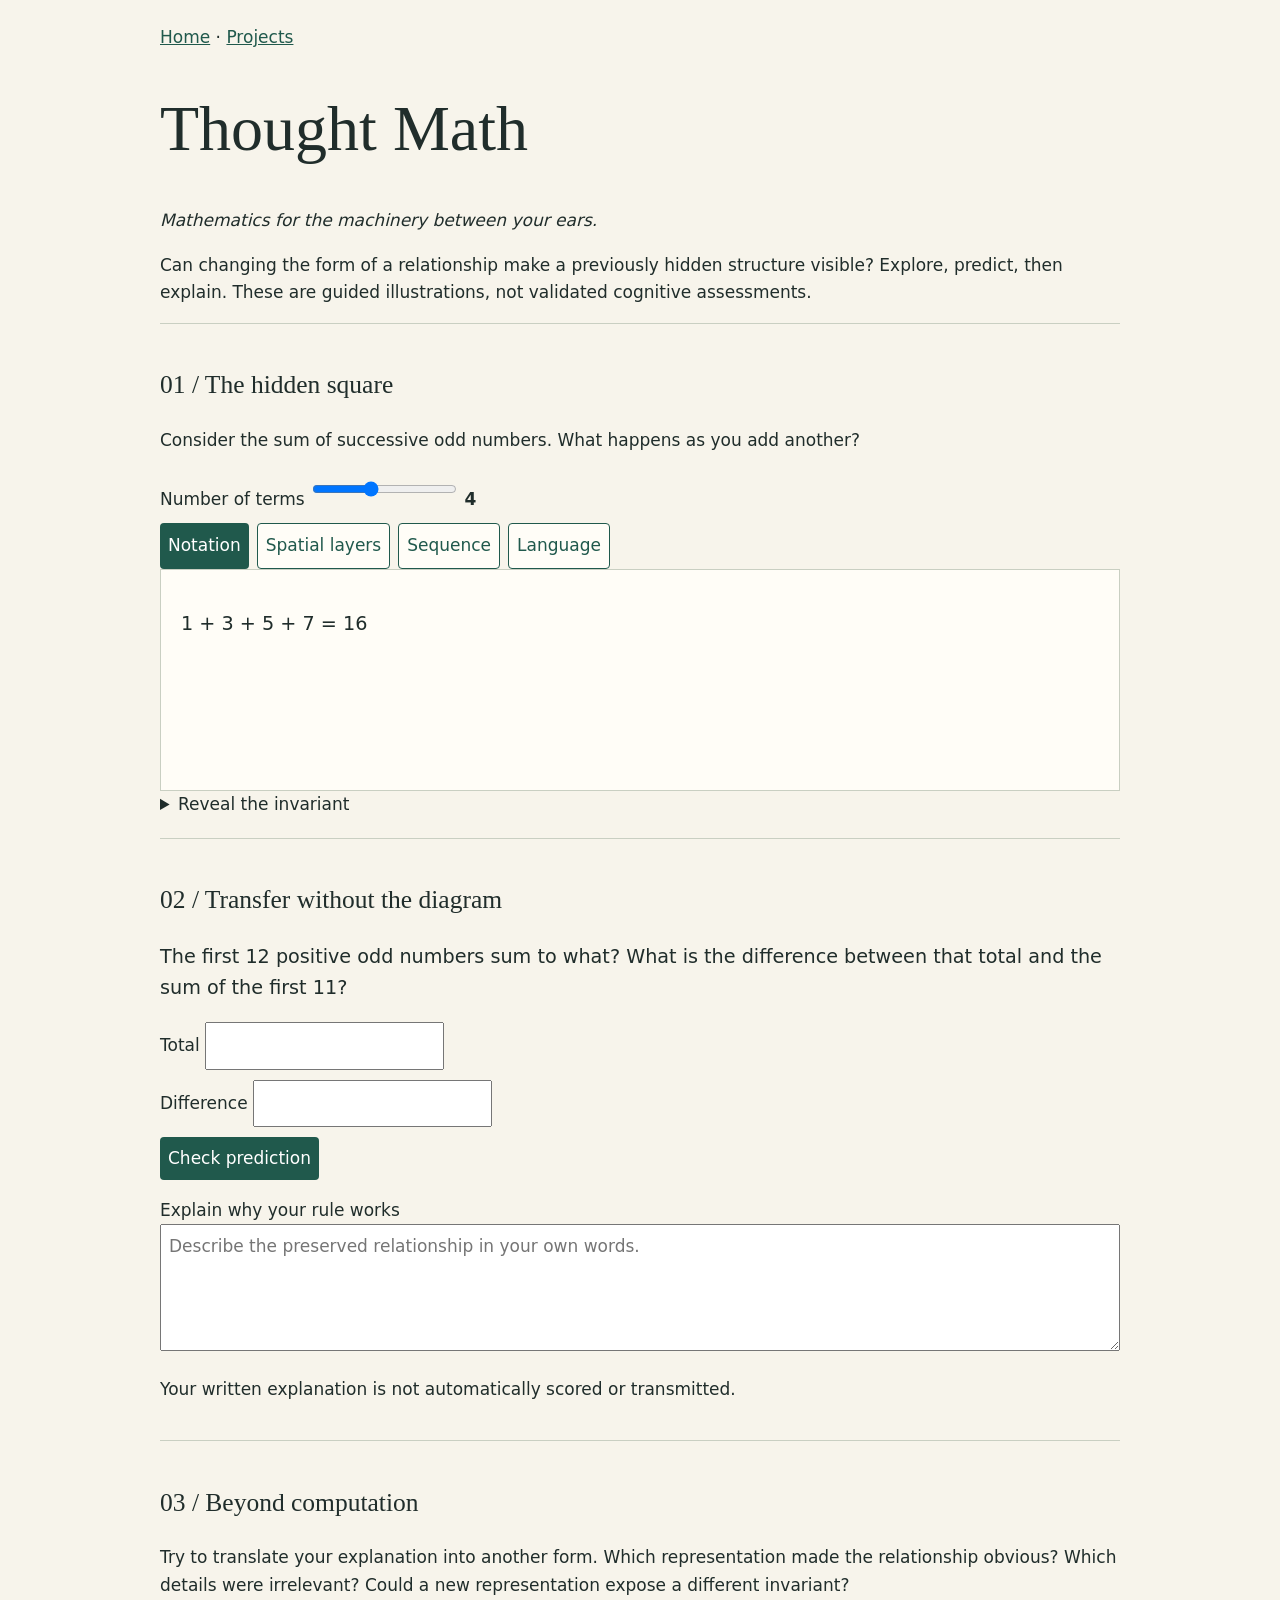
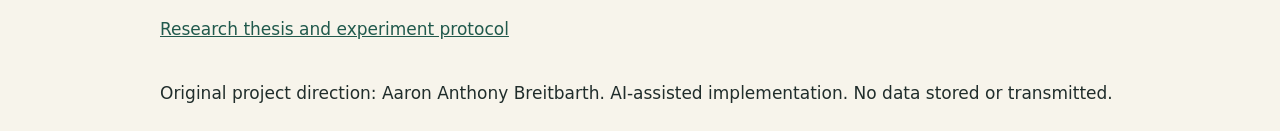
<file: docs/lab/representation.html>
<!doctype html><html lang="en"><meta charset="utf-8"><meta name="viewport" content="width=device-width,initial-scale=1"><title>Thought Math — Insight Laboratory</title><link rel="stylesheet" href="../site.css"><style>.tabs{display:flex;flex-wrap:wrap;gap:8px}.tabs button[aria-pressed=false]{background:#fffdf7;color:#20594c;border:1px solid #20594c}.stage{min-height:180px;background:#fffdf7;padding:20px;border:1px solid #c9cfc2}.stage svg{display:block;margin:auto}.question{font-size:1.2rem}output{font-weight:bold}</style><nav><a href="../">Home</a> · <a href="../projects/">Projects</a></nav><h1>Thought Math</h1><p><em>Mathematics for the machinery between your ears.</em></p><p>Can changing the form of a relationship make a previously hidden structure visible? Explore, predict, then explain. These are guided illustrations, not validated cognitive assessments.</p><section><h2>01 / The hidden square</h2><p>Consider the sum of successive odd numbers. What happens as you add another?</p><label>Number of terms <input type="range" id="n" min="1" max="9" value="4"> <output id="nval">4</output></label><div class="tabs" id="tabs"><button data-mode="symbolic" aria-pressed="true">Notation</button><button data-mode="spatial" aria-pressed="false">Spatial layers</button><button data-mode="sequence" aria-pressed="false">Sequence</button><button data-mode="language" aria-pressed="false">Language</button></div><div class="stage" id="stage" aria-live="polite"></div><details><summary>Reveal the invariant</summary><p>The first n positive odd numbers sum to n². Each new L-shaped border adds 2n−1 cells, transforming an (n−1) × (n−1) square into an n × n square.</p></details></section><section><h2>02 / Transfer without the diagram</h2><p class="question">The first 12 positive odd numbers sum to what? What is the difference between that total and the sum of the first 11?</p><label>Total <input id="total" type="number"></label><label>Difference <input id="difference" type="number"></label><button id="check">Check prediction</button><p role="status" id="feedback"></p><label>Explain why your rule works<textarea rows="4" placeholder="Describe the preserved relationship in your own words."></textarea></label><p class="note">Your written explanation is not automatically scored or transmitted.</p></section><section><h2>03 / Beyond computation</h2><p>Try to translate your explanation into another form. Which representation made the relationship obvious? Which details were irrelevant? Could a new representation expose a different invariant?</p><p><a href="https://github.com/breitbarth/breitbarth/tree/main/thought-math">Research thesis and experiment protocol</a></p></section><footer>Original project direction: Aaron Anthony Breitbarth. AI-assisted implementation. No data stored or transmitted.</footer><script>const el=id=>document.getElementById(id);let mode='symbolic';function render(){const n=Number(el('n').value);el('nval').value=n;const odds=Array.from({length:n},(_,i)=>2*i+1);let html='';if(mode==='symbolic')html='<p class="question">'+odds.join(' + ')+' = '+n*n+'</p>';if(mode==='sequence')html='<p>Terms: '+odds.join(', ')+'</p><p>Running totals: '+odds.map((_,i)=>(i+1)**2).join(', ')+'</p>';if(mode==='language')html='<p>Start with one tile. Add three tiles around it, then five, then seven. Each new border wraps the previous square along two sides, sharing one corner. Current total: '+n*n+' tiles.</p>';if(mode==='spatial'){const colors=['#20594c','#b86a31','#547a99','#94759a'];let cells='';for(let y=0;y<n;y++)for(let x=0;x<n;x++){const layer=Math.max(x,y);cells+='<rect x="'+(x*30+4)+'" y="'+(y*30+4)+'" width="27" height="27" rx="2" fill="'+colors[layer%4]+'"/>'}html='<svg viewBox="0 0 '+(n*30+8)+' '+(n*30+8)+'" width="280" role="img" aria-label="'+n+' by '+n+' square constructed from successive L-shaped borders">'+cells+'</svg><p>'+n+' × '+n+' = '+n*n+' tiles</p>'}el('stage').innerHTML=html;for(const b of el('tabs').querySelectorAll('button'))b.setAttribute('aria-pressed',String(b.dataset.mode===mode))}el('tabs').onclick=e=>{if(e.target.dataset.mode){mode=e.target.dataset.mode;render()}};el('n').oninput=render;el('check').onclick=()=>{const a=el('total').value,b=el('difference').value;el('feedback').textContent=!a||!b?'Enter both predictions.':Number(a)===144&&Number(b)===23?'Correct. Now explain why the difference equals the next odd number.':'Not both correct yet. Consider the two successive square totals and their difference.'};render()</script></html>
</file>
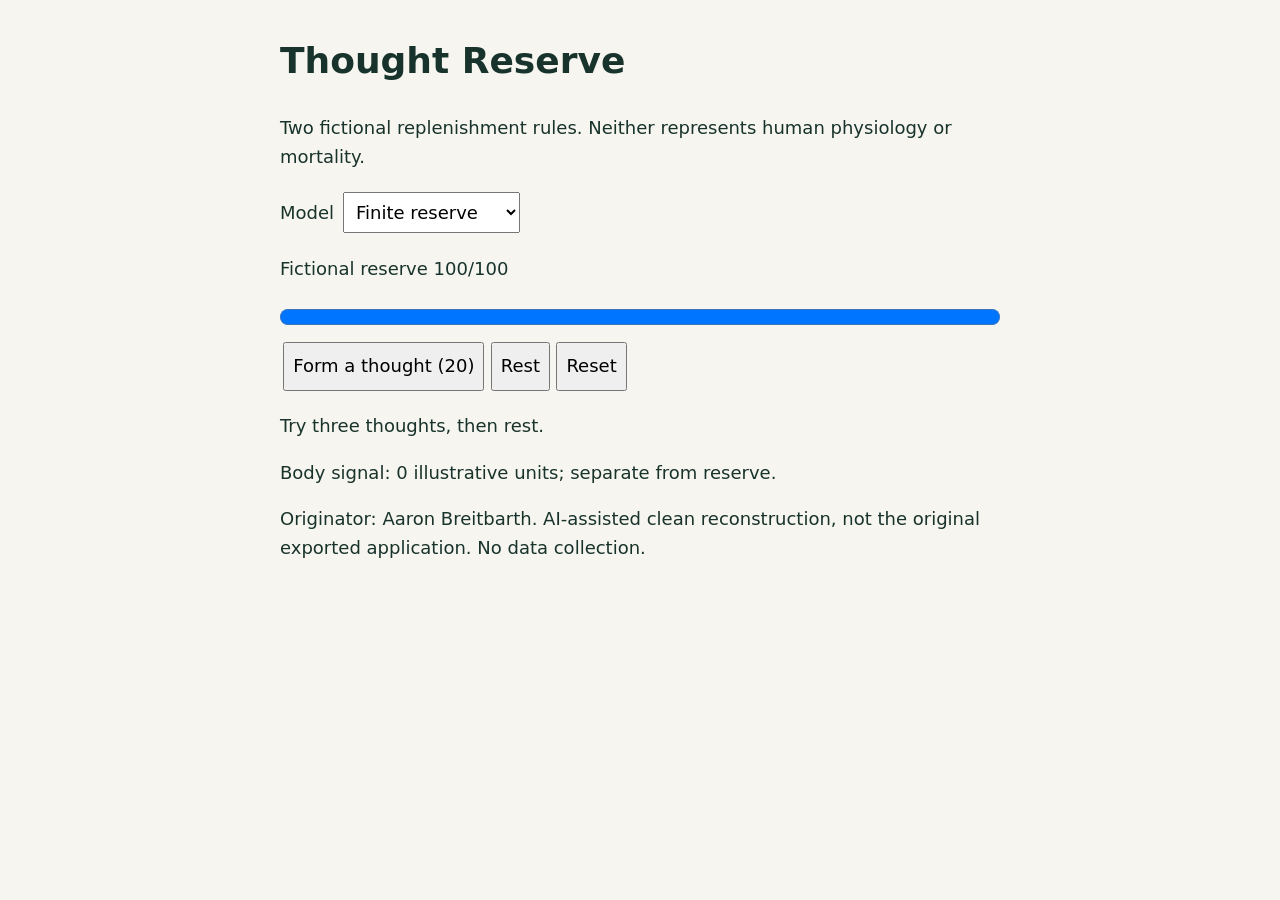
<file: docs/lab/reserve.html>
<!doctype html><html lang="en"><meta charset="utf-8"><meta name="viewport" content="width=device-width,initial-scale=1"><title>Thought Reserve — clean demonstration</title><style>body{max-width:720px;margin:2rem auto;padding:0 1rem;font:18px/1.6 system-ui;background:#f6f5ef;color:#18332c}button,select{font:inherit;padding:.5rem;margin:.2rem}progress{width:100%;height:2rem}</style><h1>Thought Reserve</h1><p>Two fictional replenishment rules. Neither represents human physiology or mortality.</p><label for="model">Model</label> <select id="model"><option value="finite">Finite reserve</option><option value="renewable">Renewable fuel</option></select><p><label for="reserve">Fictional reserve</label> <output id="amount">100</output>/100</p><progress id="reserve" max="100" value="100"></progress><div><button id="thought">Form a thought (20)</button><button id="rest">Rest</button><button id="reset">Reset</button></div><p id="message" role="status">Try three thoughts, then rest.</p><p>Body signal: <output id="body">0</output> illustrative units; separate from reserve.</p><p>Originator: Aaron Breitbarth. AI-assisted clean reconstruction, not the original exported application. No data collection.</p><script>let reserve=100,body=0;const $=id=>document.getElementById(id);function render(msg){$('reserve').value=reserve;$('amount').textContent=reserve;$('body').textContent=body;$('message').textContent=msg;$('thought').disabled=reserve<20;}function reset(){reserve=100;body=0;render('Try three thoughts, then rest.');}$('thought').onclick=()=>{if(reserve>=20){reserve-=20;body+=1;render('A thought consumes 20 fictional units.');}};$('rest').onclick=()=>{body=Math.max(0,body-1);if($('model').value==='renewable'){reserve=100;render('Renewable fuel replenishes.');}else{render('Finite reserve does not replenish.');}};$('reset').onclick=reset;$('model').onchange=reset;</script></html>
</file>
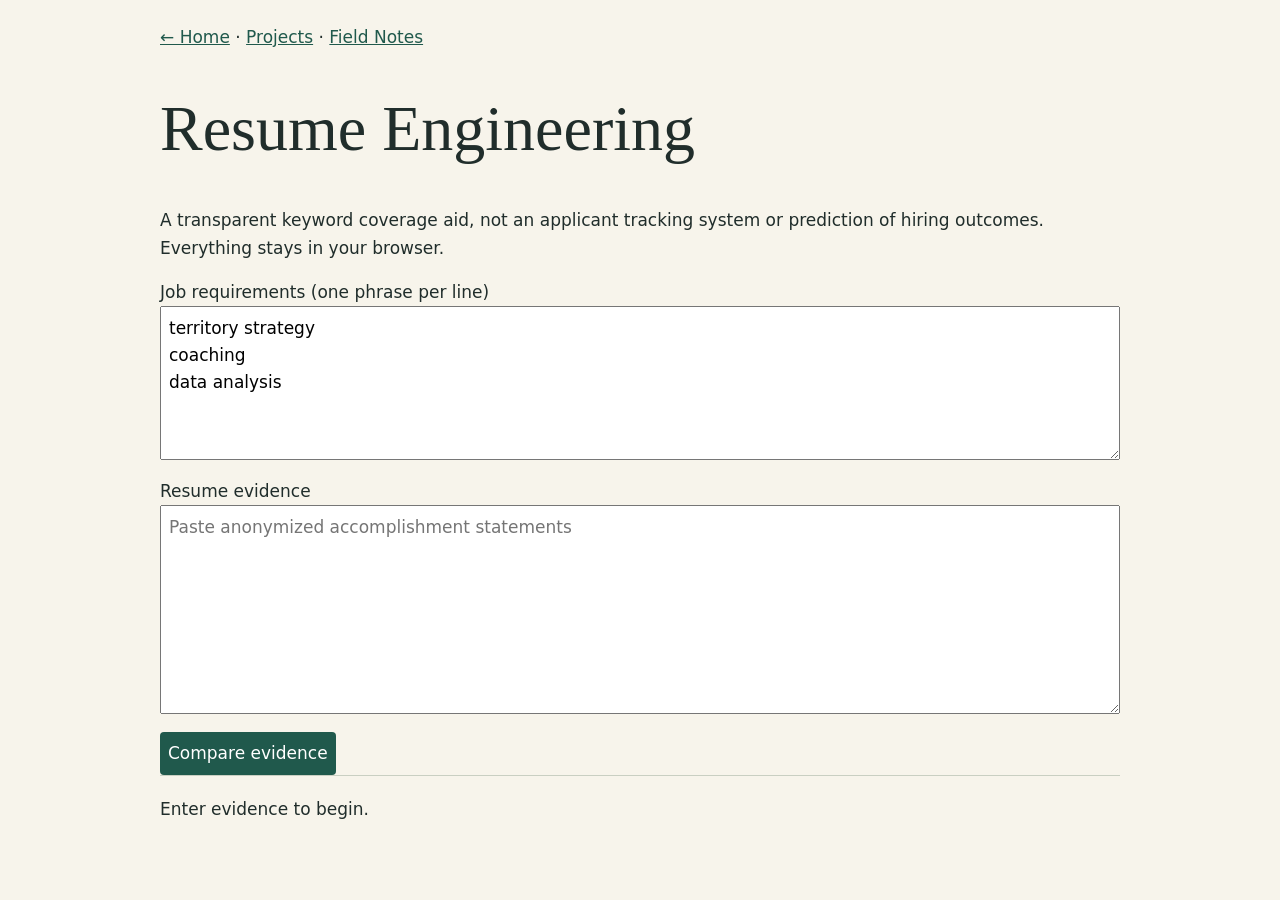
<file: docs/lab/resume.html>
<!doctype html><html lang="en"><meta charset="utf-8"><meta name="viewport" content="width=device-width,initial-scale=1"><title>Resume Engineering | Aaron Breitbarth</title><link rel="stylesheet" href="../site.css"><nav><a href="../">← Home</a> · <a href="../projects/">Projects</a> · <a href="../field-notes/">Field Notes</a></nav><main><h1>Resume Engineering</h1><p>A transparent keyword coverage aid, not an applicant tracking system or prediction of hiring outcomes. Everything stays in your browser.</p><label>Job requirements (one phrase per line)<textarea id="req" rows="5">territory strategy
coaching
data analysis</textarea></label><label>Resume evidence<textarea id="cv" rows="7" placeholder="Paste anonymized accomplishment statements"></textarea></label><button id="run">Compare evidence</button><section id="out" aria-live="polite">Enter evidence to begin.</section></main><script>document.getElementById('run').onclick=()=>{const norm=s=>s.toLowerCase().replace(/[^a-z0-9]+/g,' ').trim();const terms=[...new Set(document.getElementById('req').value.split(/\n/).map(norm).filter(Boolean))];const cv=' '+norm(document.getElementById('cv').value)+' ';const hits=terms.filter(t=>cv.includes(' '+t+' '));const out=document.getElementById('out');out.replaceChildren();const h=document.createElement('h2');h.textContent=terms.length?hits.length+' / '+terms.length+' exact phrases found':'Add at least one requirement';out.append(h);for(const t of terms){const p=document.createElement('p');p.textContent=(hits.includes(t)?'Found: ':'Review: ')+t;out.append(p)}const p=document.createElement('p');p.textContent='Review each match for genuine, relevant evidence. Never add experience you do not have.';out.append(p)}</script></html>
</file>
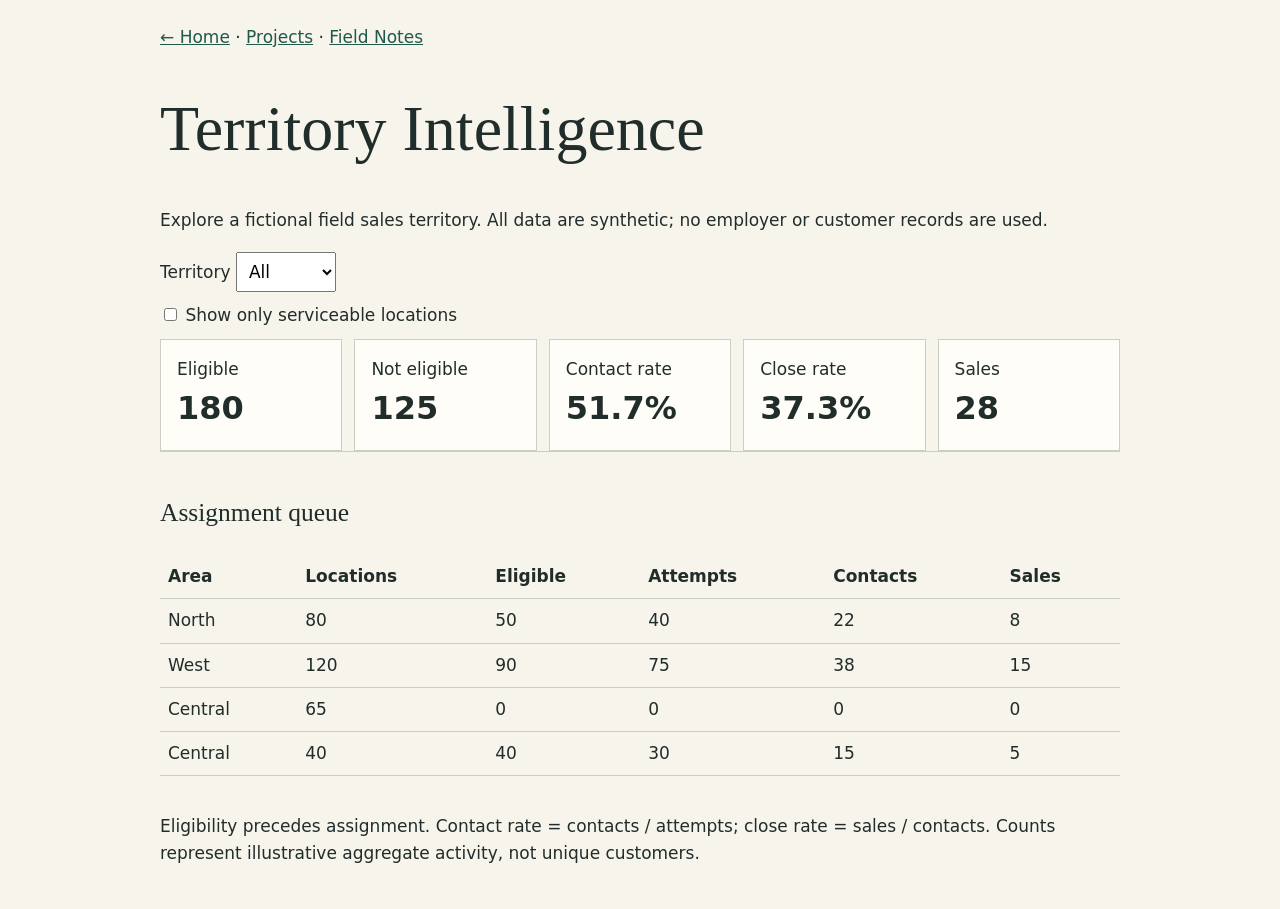
<file: docs/lab/territory.html>
<!doctype html><html lang="en"><meta charset="utf-8"><meta name="viewport" content="width=device-width,initial-scale=1"><title>Territory Intelligence | Aaron Breitbarth</title><link rel="stylesheet" href="../site.css"><nav><a href="../">← Home</a> · <a href="../projects/">Projects</a> · <a href="../field-notes/">Field Notes</a></nav><main><h1>Territory Intelligence</h1><p>Explore a fictional field sales territory. All data are synthetic; no employer or customer records are used.</p><label>Territory <select id="area"><option>All</option><option>North</option><option>West</option><option>Central</option></select></label><label><input type="checkbox" id="ready"> Show only serviceable locations</label><div class="grid" id="metrics" aria-live="polite"></div><section><h2>Assignment queue</h2><div style="overflow:auto"><table><thead><tr><th>Area</th><th>Locations</th><th>Eligible</th><th>Attempts</th><th>Contacts</th><th>Sales</th></tr></thead><tbody id="rows"></tbody></table></div></section><p>Eligibility precedes assignment. Contact rate = contacts / attempts; close rate = sales / contacts. Counts represent illustrative aggregate activity, not unique customers.</p></main><script>const data=[['North',80,50,40,22,8],['West',120,90,75,38,15],['Central',65,0,0,0,0],['Central',40,40,30,15,5]];const by=id=>document.getElementById(id);function render(){const rows=data.filter(r=>(by('area').value==='All'||r[0]===by('area').value)&&(!by('ready').checked||r[2]>0));const totals=[1,2,3,4,5].map(i=>rows.reduce((a,r)=>a+r[i],0));const [n,e,a,c,s]=totals;const pct=(x,y)=>y?(100*x/y).toFixed(1)+'%':'N/A';by('metrics').innerHTML=[['Eligible',e],['Not eligible',n-e],['Contact rate',pct(c,a)],['Close rate',pct(s,c)],['Sales',s]].map(([k,v])=>'<div class="metric">'+k+'<strong>'+v+'</strong></div>').join('');by('rows').innerHTML=rows.map(r=>'<tr>'+r.map(v=>'<td>'+v+'</td>').join('')+'</tr>').join('')}by('area').onchange=by('ready').onchange=render;render()</script></html>
</file>
<file: docs/site.css>
body{font:17px/1.6 system-ui,sans-serif;background:#f7f4eb;color:#202d2b;max-width:960px;margin:auto;padding:24px}a{color:#20594c}h1,h2{font-family:Georgia,serif;font-weight:500}h1{font-size:clamp(2rem,5vw,4rem);line-height:1.1}article,section{border-top:1px solid #c9cfc2;padding:20px 0}button,select,input,textarea{font:inherit;padding:8px;max-width:100%}button{background:#20594c;color:white;border:0;border-radius:4px;cursor:pointer}table{border-collapse:collapse;width:100%}th,td{text-align:left;padding:8px;border-bottom:1px solid #c9cfc2}label{display:block;margin:10px 0}.grid{display:grid;grid-template-columns:repeat(auto-fit,minmax(160px,1fr));gap:12px}.metric{background:#fffdf7;padding:16px;border:1px solid #c9cfc2}.metric strong{display:block;font-size:2rem}small{color:#53645d}textarea{width:100%;box-sizing:border-box}svg{max-width:100%;height:auto}@media print{nav,button{display:none}body{background:white;font-size:11pt;padding:0}h1{font-size:24pt}}
</file>
<file: docs/work-pages.css>
:root {
  color-scheme: light;
  --paper: #f7f4eb;
  --ink: #202d2b;
  --muted: #53645d;
  --accent: #20594c;
  --rule: #c9cfc2;
}
* { box-sizing: border-box; }
body {
  margin: 0;
  background: var(--paper);
  color: var(--ink);
  font: 1.05rem/1.65 system-ui, sans-serif;
}
main, nav, footer {
  max-width: 52rem;
  margin: 0 auto;
  padding-inline: clamp(1.25rem, 4vw, 3rem);
}
nav, footer { padding-block: 1.25rem; }
nav { border-bottom: 1px solid var(--rule); }
nav a { font-weight: 650; }
a { color: var(--accent); text-underline-offset: 0.16em; }
a:focus-visible { outline: 3px solid #b86a31; outline-offset: 4px; }
header { padding: clamp(2.5rem, 7vw, 4.5rem) 0 2.25rem; }
h1, h2 { font-family: Georgia, serif; font-weight: 500; line-height: 1.12; }
h1 { font-size: clamp(2.6rem, 7vw, 4.6rem); letter-spacing: -0.045em; margin: 0 0 1rem; }
h2 { font-size: clamp(1.65rem, 3.5vw, 2.25rem); margin: 0 0 .8rem; }
header p { font-size: 1.2rem; }
.byline, .detail, footer { color: var(--muted); }
.byline { font-size: .95rem; margin-bottom: 0; }
section { border-top: 1px solid var(--rule); padding-block: 1.6rem; }
p { margin: 0 0 .8rem; }
p:last-child, ul, ol { margin-bottom: 0; }
ul, ol { padding-left: 1.5rem; }
li { margin: .45rem 0; }
li::marker { color: var(--accent); }
.detail { display: block; font-size: .94rem; }
footer { border-top: 1px solid var(--rule); }
@media print {
  body { background: white; font-size: 11pt; }
  nav { display: none; }
  header, section, footer { padding-block: .7rem; }
  h2 { break-after: avoid; }
}
</file>
